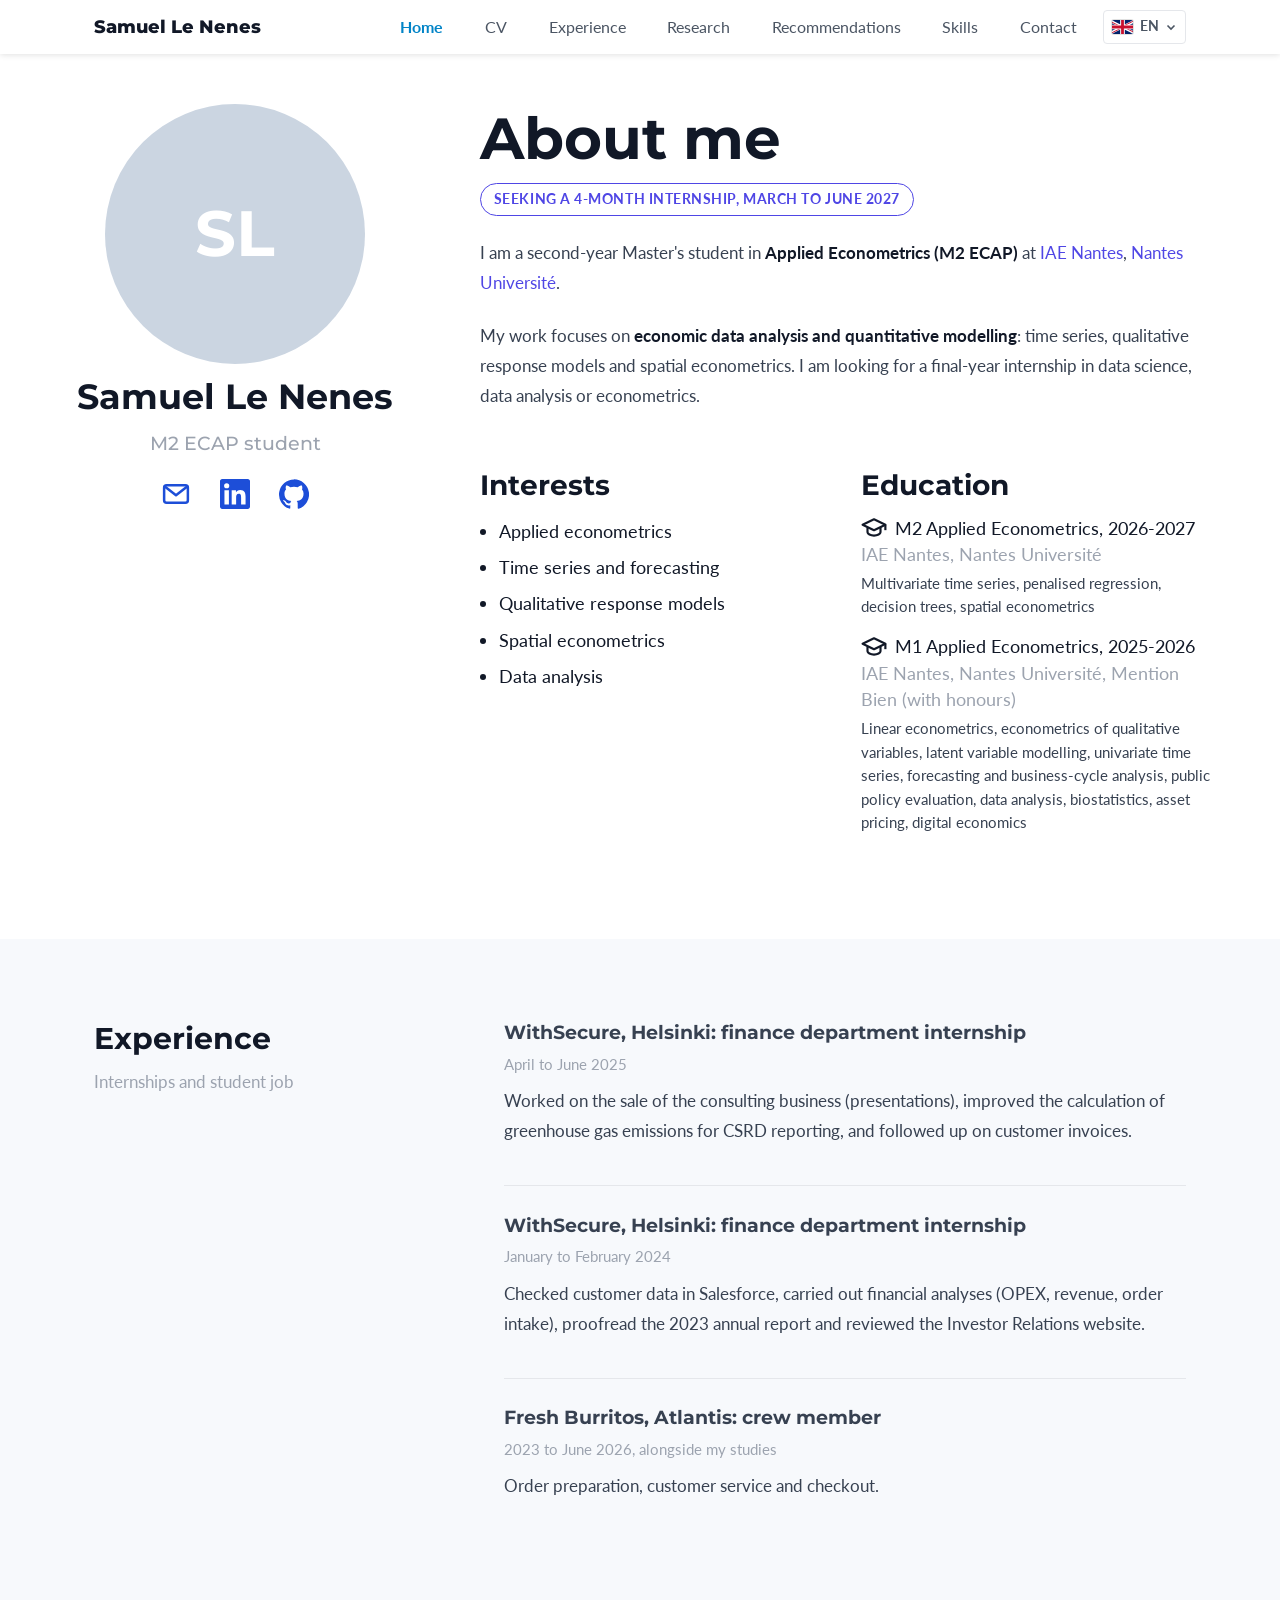
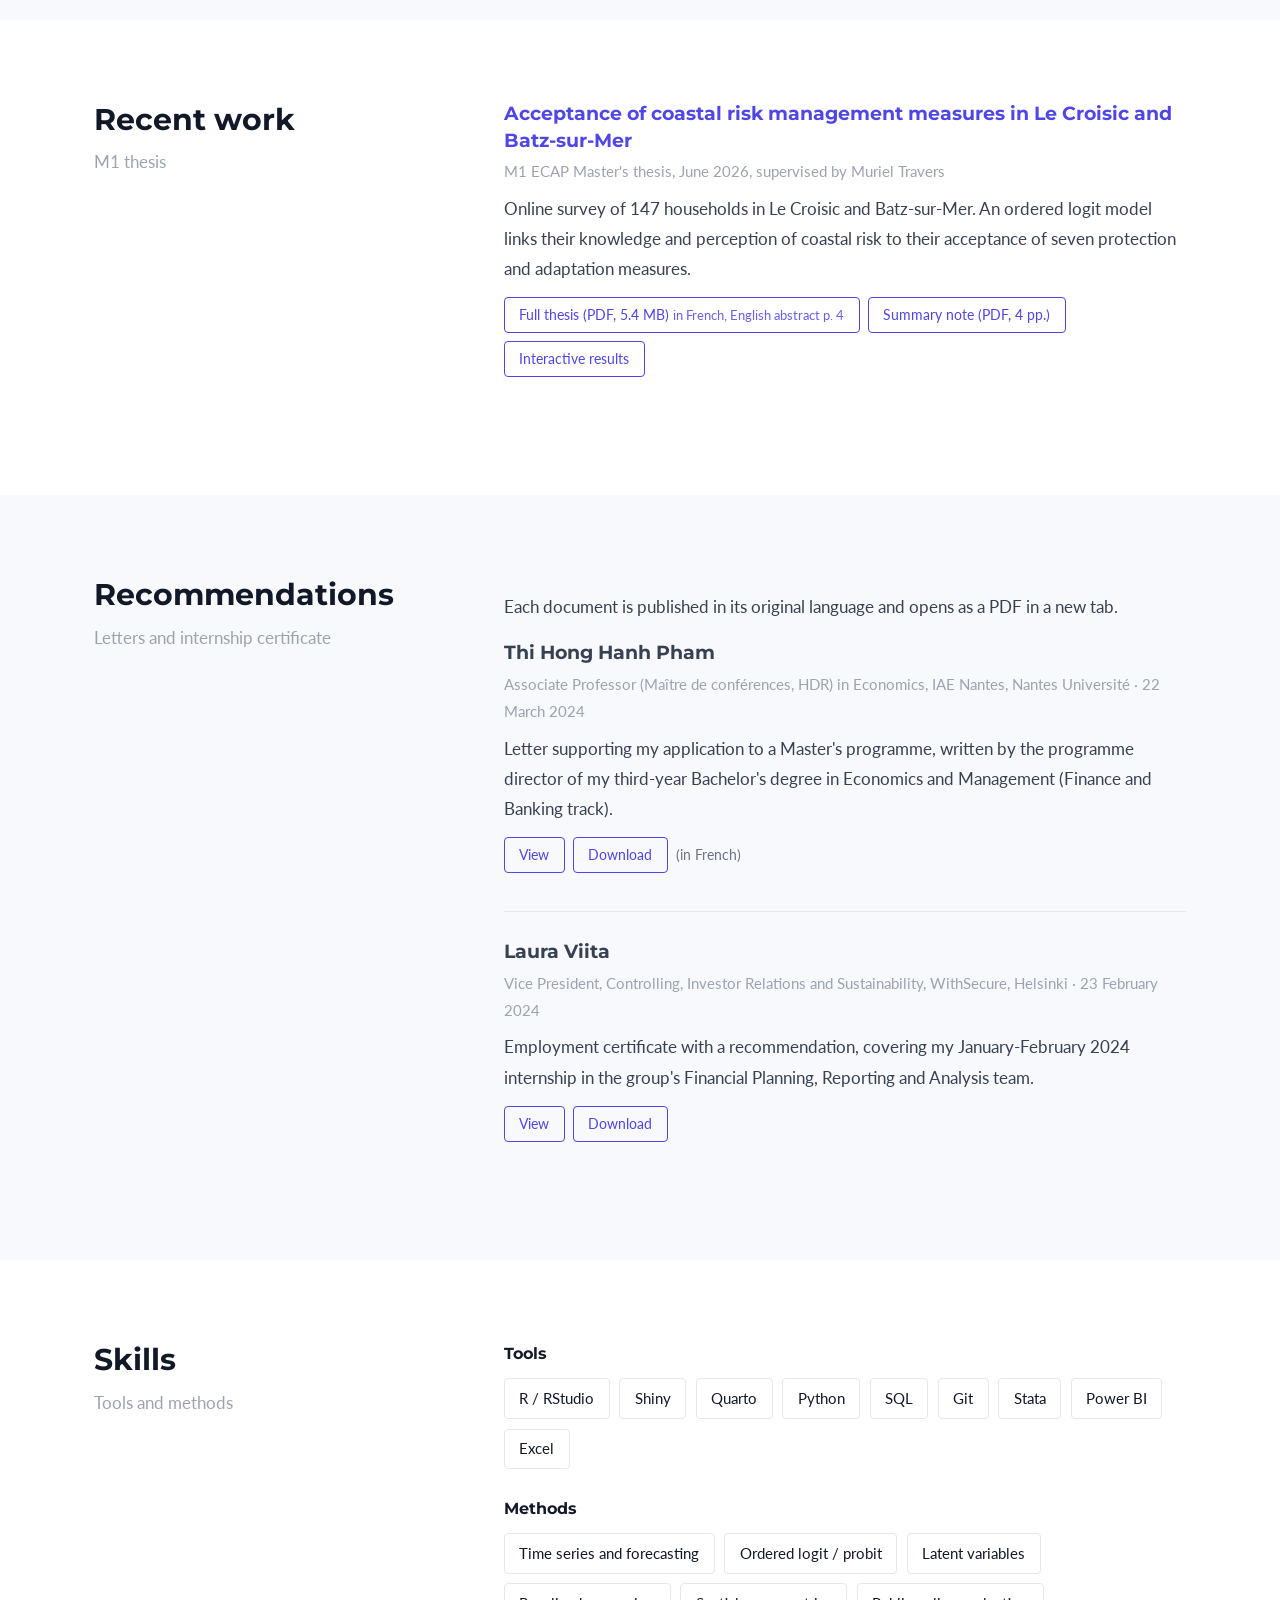
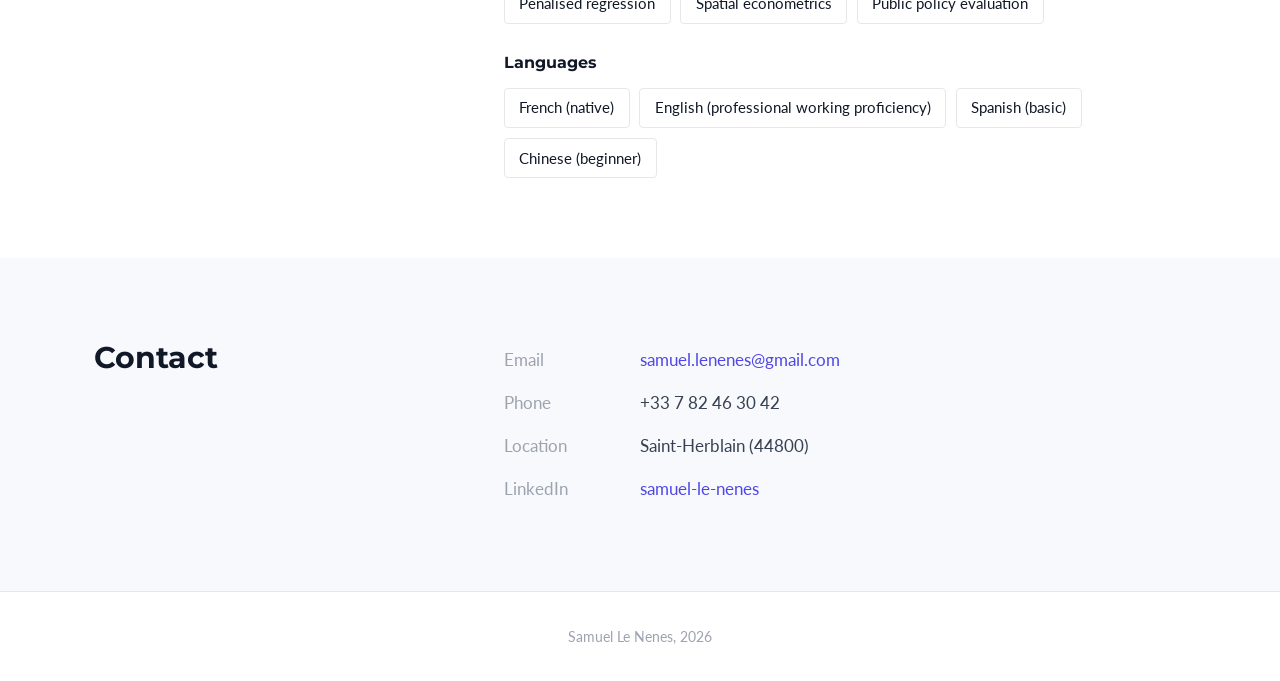
<file: index.html>
<!DOCTYPE html>
<html lang="fr">
<head>
    <meta charset="UTF-8">
    <meta name="viewport" content="width=device-width, initial-scale=1.0">
    <title data-i18n="index.title">Samuel Le Nenes | Économétrie appliquée</title>
    <meta name="description" content="Samuel Le Nenes, étudiant en M2 Économétrie Appliquée (ECAP) à l'IAE Nantes. Recherche un stage de fin d'études de 4 mois, de mars à juin 2027." data-i18n-attr="content:index.desc">
    <link rel="preconnect" href="https://fonts.googleapis.com">
    <link rel="preconnect" href="https://fonts.gstatic.com" crossorigin>
    <link href="https://fonts.googleapis.com/css2?family=Lato:wght@400;700&family=Montserrat:wght@500;700;800&display=swap" rel="stylesheet">
    <link rel="stylesheet" href="assets/css/style.css">
    <script src="assets/js/i18n.js"></script>
    <script src="assets/js/main.js" defer></script>
</head>
<body>

    <a class="skip" href="#contenu" data-i18n="a11y.skip">Aller au contenu</a>
    <nav class="navbar" aria-label="Navigation principale" data-i18n-attr="aria-label:a11y.nav">
        <div class="wrap">
            <a href="#" class="brand">Samuel Le Nenes</a>
            <ul class="nav-links">
                <li class="nav-home"><a href="#" class="active" aria-current="page" data-i18n="nav.home">Accueil</a></li>
                <li><a href="cv.html" data-i18n="nav.cv">CV</a></li>
                <li><a href="#experiences" data-i18n="nav.exp">Expériences</a></li>
                <li><a href="#travaux" data-i18n="nav.work">Travaux</a></li>
                <li><a href="#recommandations" data-i18n="nav.reco">Recommandations</a></li>
                <li><a href="#competences" data-i18n="nav.skills">Compétences</a></li>
                <li><a href="#contact" data-i18n="nav.contact">Contact</a></li>
            </ul>
            <div class="lang">
                <button type="button" class="lang-btn" id="lang-btn" aria-haspopup="true" aria-expanded="false" aria-controls="lang-menu" aria-label="Langue : français. Changer de langue" data-i18n-attr="aria-label:lang.button">
                    <svg class="flag" data-flag="fr" viewBox="0 0 3 2" aria-hidden="true" focusable="false"><rect width="1" height="2" fill="#002654"/><rect x="1" width="1" height="2" fill="#ffffff"/><rect x="2" width="1" height="2" fill="#ce1126"/></svg>
                    <svg class="flag" data-flag="en" hidden viewBox="0 0 60 30" preserveAspectRatio="xMidYMid slice" aria-hidden="true" focusable="false"><clipPath id="uk-a"><path d="M30,15 h30 v15 z v15 h-30 z h-30 v-15 z v-15 h30 z"/></clipPath><rect width="60" height="30" fill="#012169"/><path d="M0,0 L60,30 M60,0 L0,30" stroke="#ffffff" stroke-width="6"/><path d="M0,0 L60,30 M60,0 L0,30" clip-path="url(#uk-a)" stroke="#C8102E" stroke-width="4"/><path d="M30,0 v30 M0,15 h60" stroke="#ffffff" stroke-width="10"/><path d="M30,0 v30 M0,15 h60" stroke="#C8102E" stroke-width="6"/></svg>
                    <span class="code" data-lang-code>FR</span>
                    <svg class="caret" viewBox="0 0 10 10" aria-hidden="true" focusable="false"><path d="M1.5 3.5 5 7l3.5-3.5" fill="none" stroke="currentColor" stroke-width="1.6"/></svg>
                </button>
                <ul class="lang-menu" id="lang-menu" role="menu" aria-labelledby="lang-btn" hidden>
                    <li role="none"><button type="button" role="menuitemradio" aria-checked="true" data-set-lang="fr" lang="fr"><svg class="flag" viewBox="0 0 3 2" aria-hidden="true" focusable="false"><rect width="1" height="2" fill="#002654"/><rect x="1" width="1" height="2" fill="#ffffff"/><rect x="2" width="1" height="2" fill="#ce1126"/></svg><span class="code">FR</span>Français</button></li>
                    <li role="none"><button type="button" role="menuitemradio" aria-checked="false" data-set-lang="en" lang="en"><svg class="flag" viewBox="0 0 60 30" preserveAspectRatio="xMidYMid slice" aria-hidden="true" focusable="false"><clipPath id="uk-b"><path d="M30,15 h30 v15 z v15 h-30 z h-30 v-15 z v-15 h30 z"/></clipPath><rect width="60" height="30" fill="#012169"/><path d="M0,0 L60,30 M60,0 L0,30" stroke="#ffffff" stroke-width="6"/><path d="M0,0 L60,30 M60,0 L0,30" clip-path="url(#uk-b)" stroke="#C8102E" stroke-width="4"/><path d="M30,0 v30 M0,15 h60" stroke="#ffffff" stroke-width="10"/><path d="M30,0 v30 M0,15 h60" stroke="#C8102E" stroke-width="6"/></svg><span class="code">EN</span>English</button></li>
                </ul>
            </div>
        </div>
    </nav>

    <main id="contenu">
        <div class="wrap about">
            <!-- Colonne gauche : photo et liens -->
            <aside class="profile">
                <div class="avatar" aria-hidden="true">SL</div>
                <h2>Samuel Le Nenes</h2>
                <p class="role" data-i18n="index.role">Étudiant en M2 ECAP</p>
                <div class="socials">
                    <a href="mailto:samuel.lenenes@gmail.com" aria-label="Email" data-i18n-attr="aria-label:index.aria.email">
                        <svg viewBox="0 0 24 24" fill="none" stroke="currentColor" stroke-width="2" stroke-linecap="round" stroke-linejoin="round" aria-hidden="true"><rect x="2.5" y="5" width="19" height="14" rx="2"/><path d="m3 6 9 7 9-7"/></svg>
                    </a>
                    <a href="https://www.linkedin.com/in/samuel-le-nenes-3884a3337" target="_blank" rel="noopener" aria-label="LinkedIn (nouvel onglet)" data-i18n-attr="aria-label:index.aria.linkedin">
                        <svg viewBox="0 0 24 24" fill="currentColor" aria-hidden="true"><path d="M20.45 20.45h-3.56v-5.57c0-1.33-.02-3.04-1.85-3.04-1.85 0-2.14 1.45-2.14 2.94v5.67H9.35V9h3.41v1.56h.05c.48-.9 1.64-1.85 3.37-1.85 3.6 0 4.27 2.37 4.27 5.46v6.28zM5.34 7.43a2.06 2.06 0 1 1 0-4.13 2.06 2.06 0 0 1 0 4.13zM7.12 20.45H3.56V9h3.56v11.45zM22.22 0H1.77C.79 0 0 .77 0 1.73v20.54C0 23.23.79 24 1.77 24h20.45c.98 0 1.78-.77 1.78-1.73V1.73C24 .77 23.2 0 22.22 0z"/></svg>
                    </a>
                    <a href="https://github.com/samuellenenes-lab" target="_blank" rel="noopener" aria-label="GitHub (nouvel onglet)" data-i18n-attr="aria-label:index.aria.github">
                        <svg viewBox="0 0 24 24" fill="currentColor" aria-hidden="true"><path d="M12 .3a12 12 0 0 0-3.8 23.38c.6.12.83-.26.83-.58v-2.02c-3.34.72-4.04-1.61-4.04-1.61-.55-1.39-1.34-1.76-1.34-1.76-1.09-.74.08-.73.08-.73 1.2.09 1.84 1.24 1.84 1.24 1.07 1.83 2.81 1.3 3.5 1 .1-.78.42-1.3.76-1.6-2.67-.3-5.47-1.33-5.47-5.93 0-1.31.47-2.38 1.24-3.22-.14-.3-.54-1.52.1-3.18 0 0 1-.32 3.3 1.23a11.5 11.5 0 0 1 6 0c2.28-1.55 3.29-1.23 3.29-1.23.64 1.66.24 2.88.12 3.18a4.65 4.65 0 0 1 1.23 3.22c0 4.61-2.8 5.63-5.48 5.92.42.36.81 1.1.81 2.22v3.29c0 .32.21.7.82.58A12 12 0 0 0 12 .3"/></svg>
                    </a>
                </div>
            </aside>

            <!-- Colonne droite : biographie -->
            <section class="bio">
                <h1 data-i18n="index.bio.h1">Biographie</h1>
                <p><span class="badge" data-i18n="index.badge">Recherche stage de 4 mois, mars à juin 2027</span></p>
                <p data-i18n="index.bio.p1">
                    Je suis étudiant en <strong>Master 2 Économétrie Appliquée (ECAP)</strong>
                    à l'<a href="https://iae.univ-nantes.fr/" target="_blank" rel="noopener">IAE Nantes</a>,
                    <a href="https://www.univ-nantes.fr/" target="_blank" rel="noopener">Nantes Université</a>.
                </p>
                <p data-i18n="index.bio.p2">
                    Je travaille sur l'<strong>analyse de données économiques et la modélisation quantitative</strong> :
                    séries temporelles, modèles à variables qualitatives, économétrie spatiale.
                    Je cherche un stage de fin d'études en data science, data analyse ou économétrie.
                </p>

                <div class="columns">
                    <div>
                        <h3 data-i18n="index.interests.h">Intérêts</h3>
                        <ul class="interests">
                            <li data-i18n="index.interests.1">Économétrie appliquée</li>
                            <li data-i18n="index.interests.2">Séries temporelles et prévision</li>
                            <li data-i18n="index.interests.3">Variables qualitatives</li>
                            <li data-i18n="index.interests.4">Économétrie spatiale</li>
                            <li data-i18n="index.interests.5">Analyse de données</li>
                        </ul>
                    </div>
                    <div>
                        <h3 data-i18n="index.edu.h">Formation</h3>
                        <ul class="edu">
                            <li>
                                <span class="degree">
                                    <svg viewBox="0 0 24 24" fill="none" stroke="currentColor" stroke-width="2" stroke-linejoin="round" aria-hidden="true"><path d="M12 4 1.5 9 12 14l10.5-5L12 4z"/><path d="M6 11.5V16c0 1.5 2.7 3 6 3s6-1.5 6-3v-4.5"/><path d="M22.5 9v5"/></svg>
                                    <span data-i18n="index.edu.m2">M2 Économétrie Appliquée, 2026-2027</span>
                                </span>
                                <span class="school">IAE Nantes, Nantes Université</span>
                                <span class="courses" data-i18n="index.edu.m2.courses">Séries temporelles multivariées, régressions pénalisées, arbres de décision, économétrie spatiale</span>
                            </li>
                            <li>
                                <span class="degree">
                                    <svg viewBox="0 0 24 24" fill="none" stroke="currentColor" stroke-width="2" stroke-linejoin="round" aria-hidden="true"><path d="M12 4 1.5 9 12 14l10.5-5L12 4z"/><path d="M6 11.5V16c0 1.5 2.7 3 6 3s6-1.5 6-3v-4.5"/><path d="M22.5 9v5"/></svg>
                                    <span data-i18n="index.edu.m1">M1 Économétrie Appliquée, 2025-2026</span>
                                </span>
                                <span class="school" data-i18n="index.edu.m1.school">IAE Nantes, Nantes Université, mention Bien</span>
                                <span class="courses" data-i18n="index.edu.m1.courses">Économétrie linéaire, économétrie des variables qualitatives, modélisation avec variables latentes, séries temporelles univariées, techniques de prévision et conjoncture, évaluation des politiques publiques, analyse de données, biostatistiques, évaluation des actifs financiers, économie numérique</span>
                            </li>
                        </ul>
                    </div>
                </div>
            </section>
        </div>

        <!-- Expériences -->
        <section class="band alt" id="experiences">
            <div class="wrap">
                <div>
                    <h2 data-i18n="index.exp.h">Expériences</h2>
                    <p class="lead" data-i18n="index.exp.lead">Stages et emploi étudiant</p>
                </div>
                <div>
                    <article class="work">
                        <h3 data-i18n="index.exp1.h">WithSecure, Helsinki : stage en direction financière</h3>
                        <p class="meta" data-i18n="index.exp1.date">Avril à juin 2025</p>
                        <p data-i18n="index.exp1.p">
                            Participation à la cession de l'activité de conseil (présentations),
                            optimisation du calcul des émissions de gaz à effet de serre dans le cadre de la CSRD,
                            relances clients pour la facturation.
                        </p>
                    </article>
                    <article class="work">
                        <h3 data-i18n="index.exp2.h">WithSecure, Helsinki : stage en direction financière</h3>
                        <p class="meta" data-i18n="index.exp2.date">Janvier à février 2024</p>
                        <p data-i18n="index.exp2.p">
                            Contrôle des données clients sous Salesforce, analyses financières
                            (OPEX, chiffre d'affaires, prises de commandes), relecture du rapport annuel 2023
                            et vérification du site Investor Relations.
                        </p>
                    </article>
                    <article class="work">
                        <h3 data-i18n="index.exp3.h">Fresh Burritos, Atlantis : employé polyvalent</h3>
                        <p class="meta" data-i18n="index.exp3.date">2023 à juin 2026, en parallèle des études</p>
                        <p data-i18n="index.exp3.p">Préparation des commandes, relation client et encaissement.</p>
                    </article>
                </div>
            </div>
        </section>

        <!-- Travaux -->
        <section class="band" id="travaux">
            <div class="wrap">
                <div>
                    <h2 data-i18n="index.work.h">Travaux récents</h2>
                    <p class="lead" data-i18n="index.work.lead">Mémoire de M1</p>
                </div>
                <div>
                    <article class="work">
                        <h3><a href="memoire.html" data-i18n="index.thesis.title">Acceptation des mesures de gestion du risque côtier au Croisic et à Batz-sur-Mer</a></h3>
                        <p class="meta" data-i18n="index.thesis.meta">Mémoire de M1 ECAP, juin 2026, sous la direction de Muriel Travers</p>
                        <p data-i18n="index.thesis.p">
                            Enquête en ligne auprès de 147 ménages du Croisic et de Batz-sur-Mer.
                            Un modèle logit ordonné relie leur connaissance et leur perception du risque côtier
                            à leur acceptation de sept mesures de protection et d'adaptation.
                        </p>
                        <p class="links">
                            <a class="btn" href="assets/docs/Memoire_M1_ECAP_Le_Nenes.pdf" target="_blank" rel="noopener" data-i18n="index.thesis.pdf">Mémoire complet (PDF, 5,4 Mo)</a>
                            <a class="btn" href="assets/docs/Note_synthese_M1_ECAP_Le_Nenes.pdf" data-href-en="assets/docs/Note_synthese_M1_ECAP_Le_Nenes_EN.pdf" target="_blank" rel="noopener" data-i18n="index.thesis.note">Note de synthèse (PDF, 4 p.)</a>
                            <a class="btn" href="resultats.html" data-i18n="index.thesis.results">Résultats interactifs</a>
                        </p>
                    </article>
                </div>
            </div>
        </section>

        <!-- Recommandations -->
        <section class="band alt" id="recommandations">
            <div class="wrap">
                <div>
                    <h2 data-i18n="index.reco.h">Recommandations</h2>
                    <p class="lead" data-i18n="index.reco.lead">Lettres et attestation de stage</p>
                </div>
                <div>
                    <p data-i18n="index.reco.intro">Les documents sont publiés dans leur langue d'origine. Ils s'ouvrent en PDF dans un nouvel onglet.</p>
                    <article class="work">
                        <h3>Thi Hong Hanh Pham</h3>
                        <p class="meta" data-i18n="index.reco1.meta">Maître de conférences HDR en sciences économiques, IAE Nantes, Nantes Université · 22 mars 2024</p>
                        <p data-i18n="index.reco1.p">Lettre de recommandation pour une poursuite d'études en master, rédigée par la responsable pédagogique de ma Licence 3 Économie-Gestion, parcours Finance-Banque.</p>
                        <p class="links actions">
                            <a class="btn" href="assets/docs/recommandations/Lettre_Pham_IAE_Nantes.pdf" target="_blank" rel="noopener" data-i18n="index.reco.view">Consulter</a>
                            <a class="btn" href="assets/docs/recommandations/Lettre_Pham_IAE_Nantes.pdf" download data-i18n="index.reco.dl">Télécharger</a>
                            <span class="lang-note" data-lang-only="en" hidden>(in French)</span>
                        </p>
                    </article>
                    <article class="work">
                        <h3>Laura Viita</h3>
                        <p class="meta" data-i18n="index.reco2.meta">Vice President, Controlling, Investor Relations and Sustainability, WithSecure, Helsinki · 23 février 2024</p>
                        <p data-i18n="index.reco2.p">Attestation de stage en anglais, avec recommandation, pour mon stage de janvier-février 2024 dans l'équipe Financial Planning, Reporting and Analysis du groupe.</p>
                        <p class="links actions">
                            <a class="btn" href="assets/docs/recommandations/Lettre_Viita_WithSecure.pdf" target="_blank" rel="noopener" data-i18n="index.reco.view">Consulter</a>
                            <a class="btn" href="assets/docs/recommandations/Lettre_Viita_WithSecure.pdf" download data-i18n="index.reco.dl">Télécharger</a>
                        </p>
                    </article>
                </div>
            </div>
        </section>

        <!-- Compétences -->
        <section class="band" id="competences">
            <div class="wrap">
                <div>
                    <h2 data-i18n="index.skills.h">Compétences</h2>
                    <p class="lead" data-i18n="index.skills.lead">Outils et méthodes</p>
                </div>
                <div>
                    <p class="sub" data-i18n="index.skills.tools">Outils</p>
                    <ul class="tags">
                        <li>R / RStudio</li>
                        <li>Shiny</li>
                        <li>Quarto</li>
                        <li>Python</li>
                        <li>SQL</li>
                        <li>Git</li>
                        <li>Stata</li>
                        <li>Power BI</li>
                        <li>Excel</li>
                    </ul>
                    <p class="sub" data-i18n="index.skills.methods">Méthodes</p>
                    <ul class="tags">
                        <li data-i18n="index.m.1">Séries temporelles et prévision</li>
                        <li data-i18n="index.m.2">Logit / probit ordonnés</li>
                        <li data-i18n="index.m.3">Variables latentes</li>
                        <li data-i18n="index.m.4">Régressions pénalisées</li>
                        <li data-i18n="index.m.5">Économétrie spatiale</li>
                        <li data-i18n="index.m.6">Évaluation des politiques publiques</li>
                    </ul>
                    <p class="sub" data-i18n="index.skills.lang">Langues</p>
                    <ul class="tags">
                        <li data-i18n="index.l.1">Français (langue maternelle)</li>
                        <li data-i18n="index.l.2">Anglais (usage professionnel)</li>
                        <li data-i18n="index.l.3">Espagnol (notions)</li>
                        <li data-i18n="index.l.4">Chinois (débutant)</li>
                    </ul>
                </div>
            </div>
        </section>

        <!-- Contact -->
        <section class="band alt" id="contact">
            <div class="wrap">
                <div>
                    <h2>Contact</h2>
                </div>
                <ul class="contact-list">
                    <li><span class="label">Email</span><a href="mailto:samuel.lenenes@gmail.com">samuel.lenenes@gmail.com</a></li>
                    <li><span class="label" data-i18n="index.c.phone">Téléphone</span><span>+33 7 82 46 30 42</span></li>
                    <li><span class="label" data-i18n="index.c.loc">Localisation</span><span>Saint-Herblain (44800)</span></li>
                    <li><span class="label">LinkedIn</span><a href="https://www.linkedin.com/in/samuel-le-nenes-3884a3337" target="_blank" rel="noopener">samuel-le-nenes</a></li>
                </ul>
            </div>
        </section>
    </main>

    <footer>
        <div class="wrap">Samuel Le Nenes, 2026</div>
    </footer>

</body>
</html>
</file>
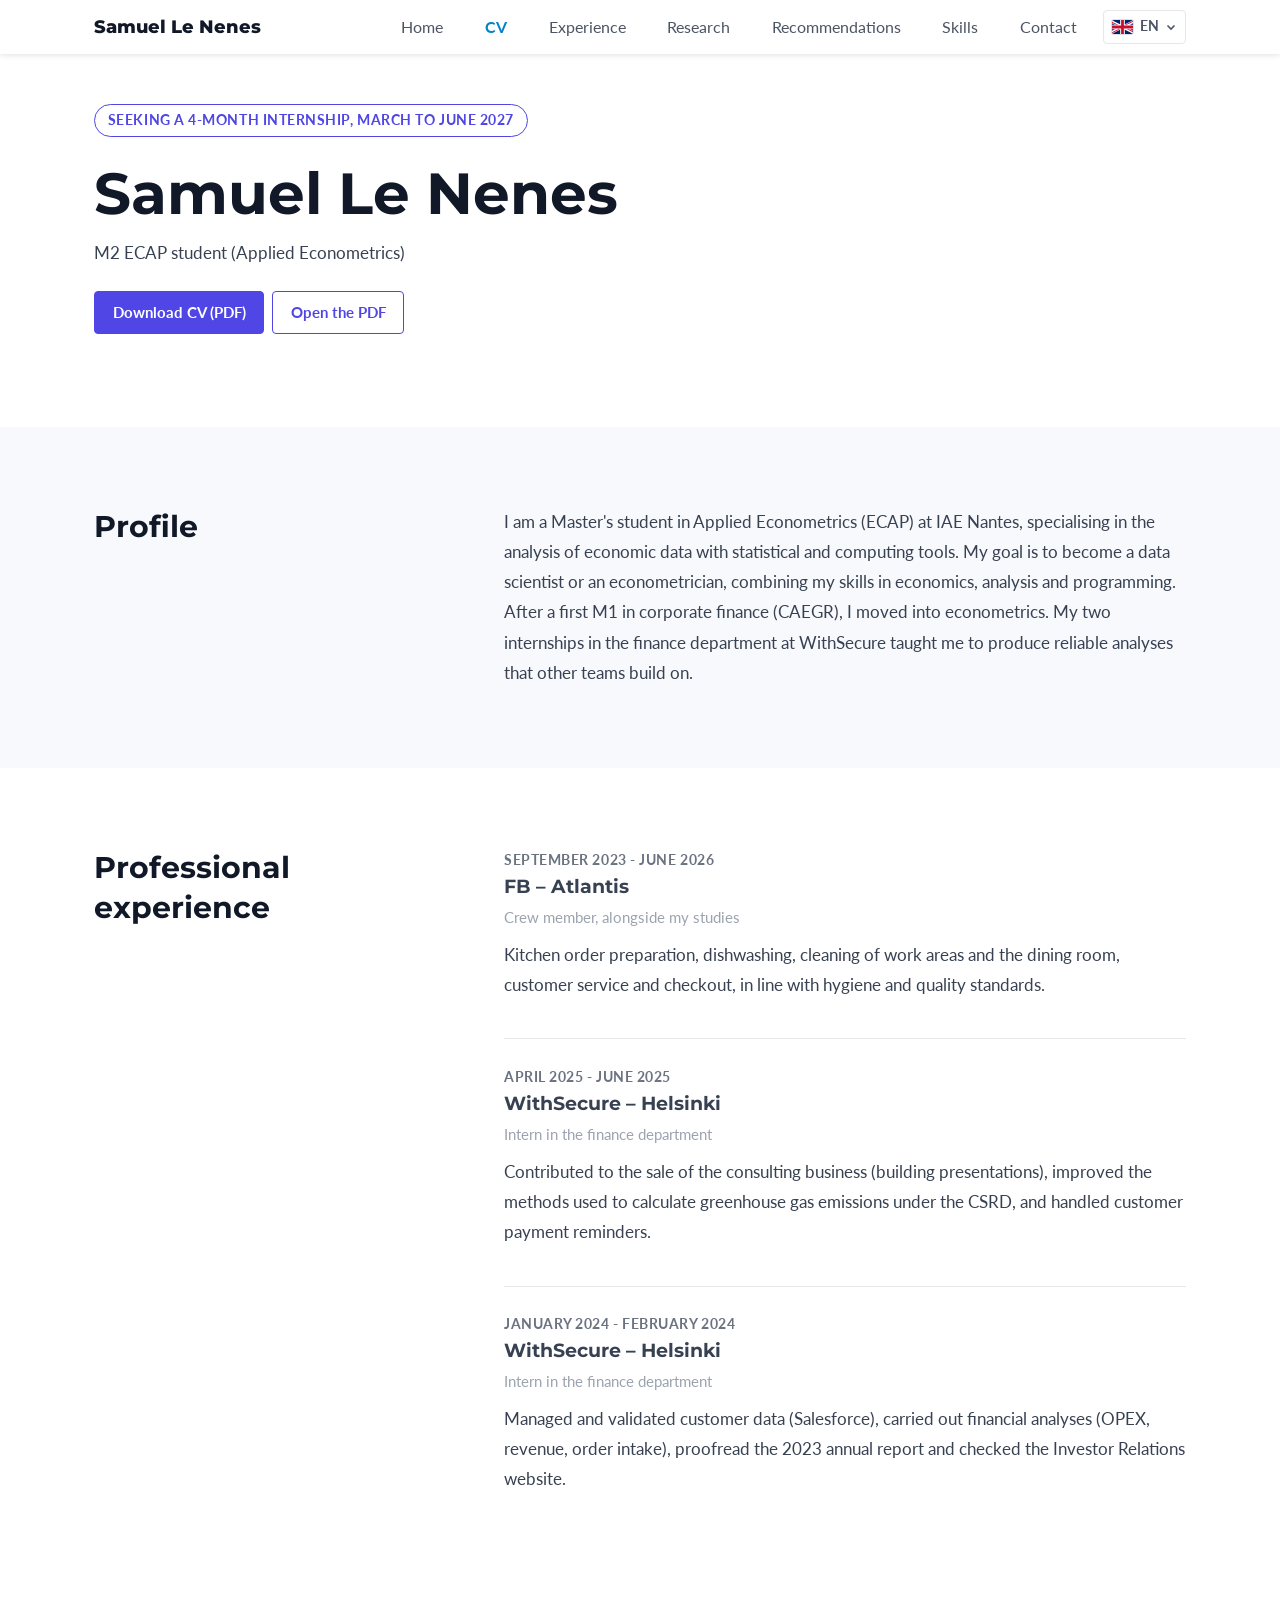
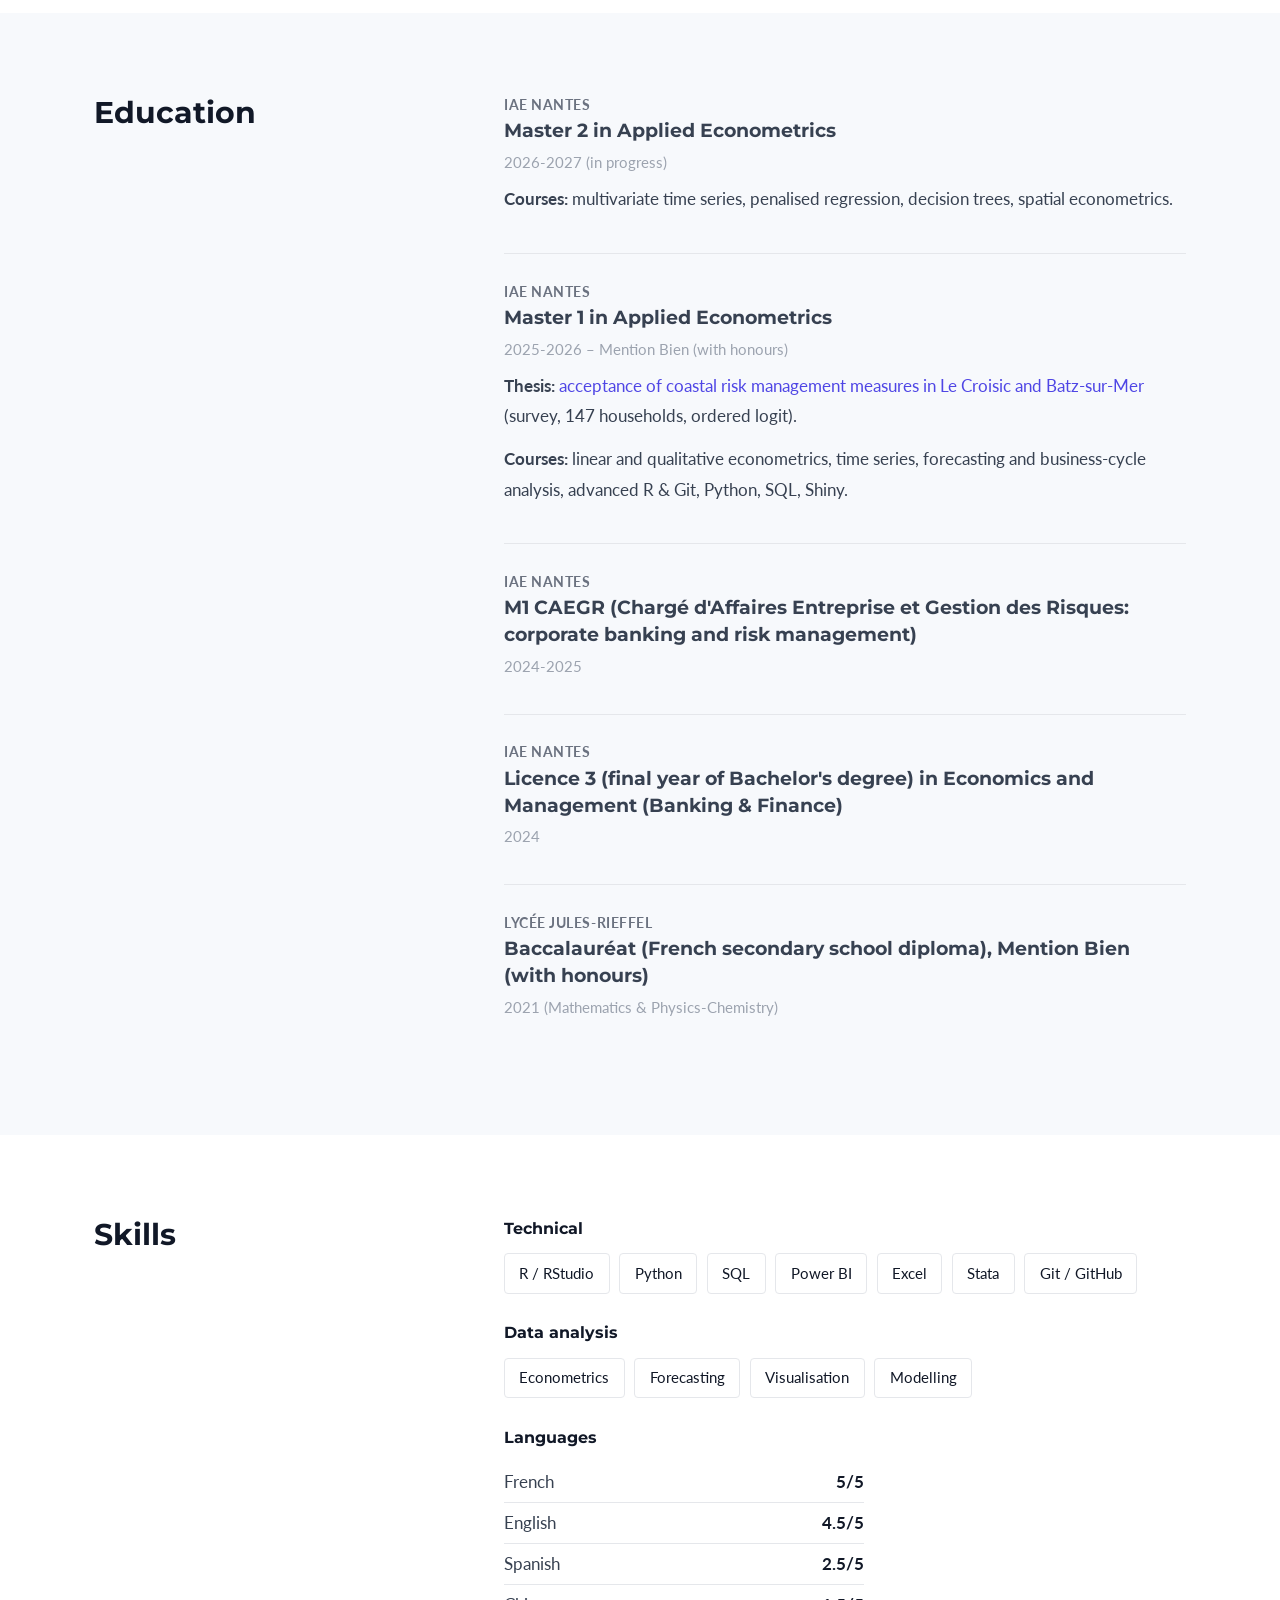
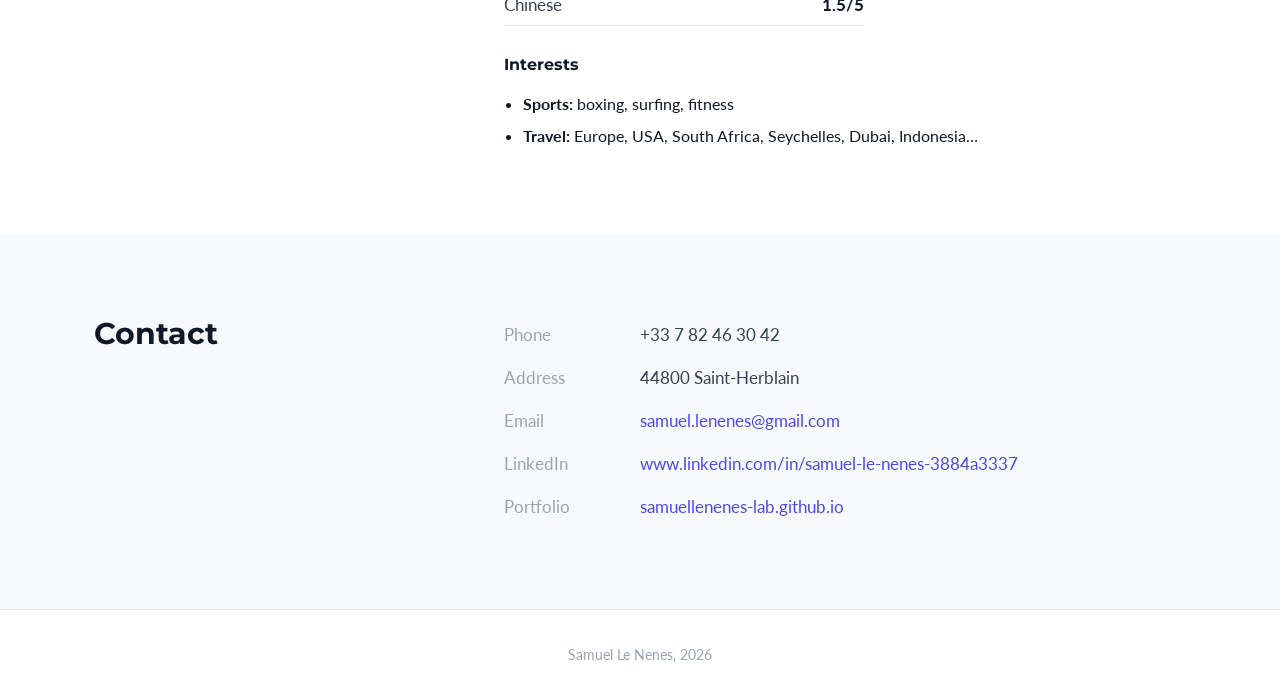
<file: cv.html>
<!DOCTYPE html>
<html lang="fr">
<head>
    <meta charset="UTF-8">
    <meta name="viewport" content="width=device-width, initial-scale=1.0">
    <title data-i18n="cv.title">CV | Samuel Le Nenes</title>
    <meta name="description" content="CV de Samuel Le Nenes, étudiant en M2 Économétrie Appliquée (ECAP) à l'IAE Nantes, à la recherche d'un stage de 4 mois de mars à juin 2027." data-i18n-attr="content:cv.desc">
    <link rel="preconnect" href="https://fonts.googleapis.com">
    <link rel="preconnect" href="https://fonts.gstatic.com" crossorigin>
    <link href="https://fonts.googleapis.com/css2?family=Lato:wght@400;700&family=Montserrat:wght@500;700;800&display=swap" rel="stylesheet">
    <link rel="stylesheet" href="assets/css/style.css">
    <script src="assets/js/i18n.js"></script>
    <script src="assets/js/main.js" defer></script>
</head>
<body>

    <a class="skip" href="#contenu" data-i18n="a11y.skip">Aller au contenu</a>
    <nav class="navbar" aria-label="Navigation principale" data-i18n-attr="aria-label:a11y.nav">
        <div class="wrap">
            <a href="index.html" class="brand">Samuel Le Nenes</a>
            <ul class="nav-links">
                <li class="nav-home"><a href="index.html" data-i18n="nav.home">Accueil</a></li>
                <li><a href="cv.html" class="active" aria-current="page" data-i18n="nav.cv">CV</a></li>
                <li><a href="index.html#experiences" data-i18n="nav.exp">Expériences</a></li>
                <li><a href="index.html#travaux" data-i18n="nav.work">Travaux</a></li>
                <li><a href="index.html#recommandations" data-i18n="nav.reco">Recommandations</a></li>
                <li><a href="index.html#competences" data-i18n="nav.skills">Compétences</a></li>
                <li><a href="index.html#contact" data-i18n="nav.contact">Contact</a></li>
            </ul>
            <div class="lang">
                <button type="button" class="lang-btn" id="lang-btn" aria-haspopup="true" aria-expanded="false" aria-controls="lang-menu" aria-label="Langue : français. Changer de langue" data-i18n-attr="aria-label:lang.button">
                    <svg class="flag" data-flag="fr" viewBox="0 0 3 2" aria-hidden="true" focusable="false"><rect width="1" height="2" fill="#002654"/><rect x="1" width="1" height="2" fill="#ffffff"/><rect x="2" width="1" height="2" fill="#ce1126"/></svg>
                    <svg class="flag" data-flag="en" hidden viewBox="0 0 60 30" preserveAspectRatio="xMidYMid slice" aria-hidden="true" focusable="false"><clipPath id="uk-a"><path d="M30,15 h30 v15 z v15 h-30 z h-30 v-15 z v-15 h30 z"/></clipPath><rect width="60" height="30" fill="#012169"/><path d="M0,0 L60,30 M60,0 L0,30" stroke="#ffffff" stroke-width="6"/><path d="M0,0 L60,30 M60,0 L0,30" clip-path="url(#uk-a)" stroke="#C8102E" stroke-width="4"/><path d="M30,0 v30 M0,15 h60" stroke="#ffffff" stroke-width="10"/><path d="M30,0 v30 M0,15 h60" stroke="#C8102E" stroke-width="6"/></svg>
                    <span class="code" data-lang-code>FR</span>
                    <svg class="caret" viewBox="0 0 10 10" aria-hidden="true" focusable="false"><path d="M1.5 3.5 5 7l3.5-3.5" fill="none" stroke="currentColor" stroke-width="1.6"/></svg>
                </button>
                <ul class="lang-menu" id="lang-menu" role="menu" aria-labelledby="lang-btn" hidden>
                    <li role="none"><button type="button" role="menuitemradio" aria-checked="true" data-set-lang="fr" lang="fr"><svg class="flag" viewBox="0 0 3 2" aria-hidden="true" focusable="false"><rect width="1" height="2" fill="#002654"/><rect x="1" width="1" height="2" fill="#ffffff"/><rect x="2" width="1" height="2" fill="#ce1126"/></svg><span class="code">FR</span>Français</button></li>
                    <li role="none"><button type="button" role="menuitemradio" aria-checked="false" data-set-lang="en" lang="en"><svg class="flag" viewBox="0 0 60 30" preserveAspectRatio="xMidYMid slice" aria-hidden="true" focusable="false"><clipPath id="uk-b"><path d="M30,15 h30 v15 z v15 h-30 z h-30 v-15 z v-15 h30 z"/></clipPath><rect width="60" height="30" fill="#012169"/><path d="M0,0 L60,30 M60,0 L0,30" stroke="#ffffff" stroke-width="6"/><path d="M0,0 L60,30 M60,0 L0,30" clip-path="url(#uk-b)" stroke="#C8102E" stroke-width="4"/><path d="M30,0 v30 M0,15 h60" stroke="#ffffff" stroke-width="10"/><path d="M30,0 v30 M0,15 h60" stroke="#C8102E" stroke-width="6"/></svg><span class="code">EN</span>English</button></li>
                </ul>
            </div>
        </div>
    </nav>

    <main id="contenu">
        <section class="wrap page-head">
            <p><span class="badge" data-i18n="cv.badge">Recherche stage de 4 mois, mars à juin 2027</span></p>
            <h1>Samuel Le Nenes</h1>
            <p data-i18n="cv.role">Étudiant en M2 ECAP (Économétrie Appliquée)</p>
            <p class="links">
                <a class="cta solid" href="assets/docs/CV_Samuel_Le_Nenes.pdf" data-href-en="assets/docs/CV_Samuel_Le_Nenes_EN.pdf" download data-i18n="cv.dl">CV en PDF</a>
                <a class="cta" href="assets/docs/CV_Samuel_Le_Nenes.pdf" data-href-en="assets/docs/CV_Samuel_Le_Nenes_EN.pdf" target="_blank" rel="noopener" data-i18n="cv.open">Ouvrir le PDF</a>
            </p>
        </section>

        <section class="band alt">
            <div class="wrap">
                <div><h2 data-i18n="cv.h.profile">Profil</h2></div>
                <div class="body">
                    <p data-i18n="cv.profile">Étudiant en Master d'Économétrie Appliquée (ECAP) à l'IAE Nantes, je me spécialise dans l'analyse de données économiques à l'aide d'outils statistiques et informatiques. Mon objectif est de devenir data scientist ou économètre, en combinant mes compétences en économie, analyse et programmation. Après un premier M1 en finance d'entreprise (CAEGR), je me suis réorienté vers l'économétrie. Mes deux stages en direction financière chez WithSecure m'ont appris à produire des analyses fiables sur lesquelles d'autres équipes s'appuient.</p>
                </div>
            </div>
        </section>

        <section class="band">
            <div class="wrap">
                <div><h2 data-i18n="cv.h.exp">Expériences professionnelles</h2></div>
                <div>
                    <article class="work cv-entry">
                        <span class="when" data-i18n="cv.e1.when">Septembre 2023 - juin 2026</span>
                        <h3>FB – Atlantis</h3>
                        <p class="meta" data-i18n="cv.e1.role">Employé polyvalent, en parallèle des études</p>
                        <p data-i18n="cv.e1.p">Préparation des commandes en cuisine, plonge, nettoyage des espaces de travail et de la salle, gestion de la relation client et encaissement, dans le respect des normes d'hygiène et de qualité.</p>
                    </article>
                    <article class="work cv-entry">
                        <span class="when" data-i18n="cv.e2.when">Avril 2025 - juin 2025</span>
                        <h3>WithSecure – Helsinki</h3>
                        <p class="meta" data-i18n="cv.e2.role">Stage au sein de la direction financière</p>
                        <p data-i18n="cv.e2.p">Participation à la cession de l'activité de conseil (création de présentations), optimisation des méthodes de calcul des émissions de gaz à effet de serre dans le cadre de la CSRD et gestion des relances clients pour facturation.</p>
                    </article>
                    <article class="work cv-entry">
                        <span class="when" data-i18n="cv.e3.when">Janvier 2024 - février 2024</span>
                        <h3>WithSecure – Helsinki</h3>
                        <p class="meta" data-i18n="cv.e3.role">Stage au sein de la direction financière</p>
                        <p data-i18n="cv.e3.p">Gestion et validation des données clients (Salesforce), analyses financières (OPEX, chiffre d'affaires, prises de commandes), relecture du rapport annuel 2023 et vérifications du site Investor Relations.</p>
                    </article>
                </div>
            </div>
        </section>

        <section class="band alt">
            <div class="wrap">
                <div><h2 data-i18n="cv.h.edu">Diplômes</h2></div>
                <div>
                    <article class="work cv-entry">
                        <span class="when">IAE Nantes</span>
                        <h3 data-i18n="cv.d1.h">Master 2 Économétrie Appliquée</h3>
                        <p class="meta" data-i18n="cv.d1.meta">2026-2027 (en cours)</p>
                        <p data-i18n="cv.d1.p"><strong>Cours :</strong> séries temporelles multivariées, régressions pénalisées, arbres de décision, économétrie spatiale.</p>
                    </article>
                    <article class="work cv-entry">
                        <span class="when">IAE Nantes</span>
                        <h3 data-i18n="cv.d2.h">Master 1 Économétrie Appliquée</h3>
                        <p class="meta" data-i18n="cv.d2.meta">2025-2026 – Mention Bien</p>
                        <p data-i18n="cv.d2.p1"><strong>Mémoire :</strong> <a href="memoire.html">acceptation des mesures de gestion du risque côtier au Croisic et à Batz-sur-Mer</a> (enquête, 147 ménages, logit ordonné).</p>
                        <p data-i18n="cv.d2.p2"><strong>Cours :</strong> économétrie linéaire et qualitative, séries temporelles, prévision et conjoncture, R avancé &amp; Git, Python, SQL, Shiny.</p>
                    </article>
                    <article class="work cv-entry">
                        <span class="when">IAE Nantes</span>
                        <h3 data-i18n="cv.d3.h">M1 CAEGR (Chargé d'Affaires Entreprise et Gestion des Risques)</h3>
                        <p class="meta">2024-2025</p>
                    </article>
                    <article class="work cv-entry">
                        <span class="when">IAE Nantes</span>
                        <h3 data-i18n="cv.d4.h">Licence 3 Économie et Management (Banque &amp; Finance)</h3>
                        <p class="meta">2024</p>
                    </article>
                    <article class="work cv-entry">
                        <span class="when">Lycée Jules-Rieffel</span>
                        <h3 data-i18n="cv.d5.h">Baccalauréat, mention Bien</h3>
                        <p class="meta" data-i18n="cv.d5.meta">2021 (Mathématiques &amp; Physique-Chimie)</p>
                    </article>
                </div>
            </div>
        </section>

        <section class="band">
            <div class="wrap">
                <div><h2 data-i18n="cv.h.skills">Compétences</h2></div>
                <div>
                    <p class="sub" data-i18n="cv.s.tech">Techniques</p>
                    <ul class="tags">
                        <li>R / RStudio</li>
                        <li>Python</li>
                        <li>SQL</li>
                        <li>Power BI</li>
                        <li>Excel</li>
                        <li>Stata</li>
                        <li>Git / GitHub</li>
                    </ul>
                    <p class="sub" data-i18n="cv.s.data">Data analyse</p>
                    <ul class="tags">
                        <li data-i18n="cv.s.d1">Économétrie</li>
                        <li data-i18n="cv.s.d2">Prévision</li>
                        <li data-i18n="cv.s.d3">Visualisation</li>
                        <li data-i18n="cv.s.d4">Modélisation</li>
                    </ul>
                    <p class="sub" data-i18n="cv.h.lang">Langues</p>
                    <ul class="level-list" data-i18n-num>
                        <li><span data-i18n="cv.l1">Français</span><span class="lvl">5/5</span></li>
                        <li><span data-i18n="cv.l2">Anglais</span><span class="lvl">4,5/5</span></li>
                        <li><span data-i18n="cv.l3">Espagnol</span><span class="lvl">2,5/5</span></li>
                        <li><span data-i18n="cv.l4">Chinois</span><span class="lvl">1,5/5</span></li>
                    </ul>
                    <p class="sub" style="margin-top:1.6rem" data-i18n="cv.h.int">Centres d'intérêt</p>
                    <ul class="interests" style="font-size:1rem">
                        <li data-i18n="cv.i1"><strong>Sports :</strong> boxe, surf, fitness</li>
                        <li data-i18n="cv.i2"><strong>Voyages :</strong> Europe, USA, Afrique du Sud, Seychelles, Dubaï, Indonésie…</li>
                    </ul>
                </div>
            </div>
        </section>

        <section class="band alt" id="contact">
            <div class="wrap">
                <div><h2>Contact</h2></div>
                <ul class="contact-list">
                    <li><span class="label" data-i18n="index.c.phone">Téléphone</span><span>+33 7 82 46 30 42</span></li>
                    <li><span class="label" data-i18n="cv.c.address">Adresse</span><span>44800 Saint-Herblain</span></li>
                    <li><span class="label">Email</span><a href="mailto:samuel.lenenes@gmail.com">samuel.lenenes@gmail.com</a></li>
                    <li><span class="label">LinkedIn</span><a href="https://www.linkedin.com/in/samuel-le-nenes-3884a3337" target="_blank" rel="noopener">www.linkedin.com/in/samuel-le-nenes-3884a3337</a></li>
                    <li><span class="label">Portfolio</span><a href="https://samuellenenes-lab.github.io/">samuellenenes-lab.github.io</a></li>
                </ul>
            </div>
        </section>
    </main>

    <footer>
        <div class="wrap">Samuel Le Nenes, 2026</div>
    </footer>

</body>
</html>
</file>
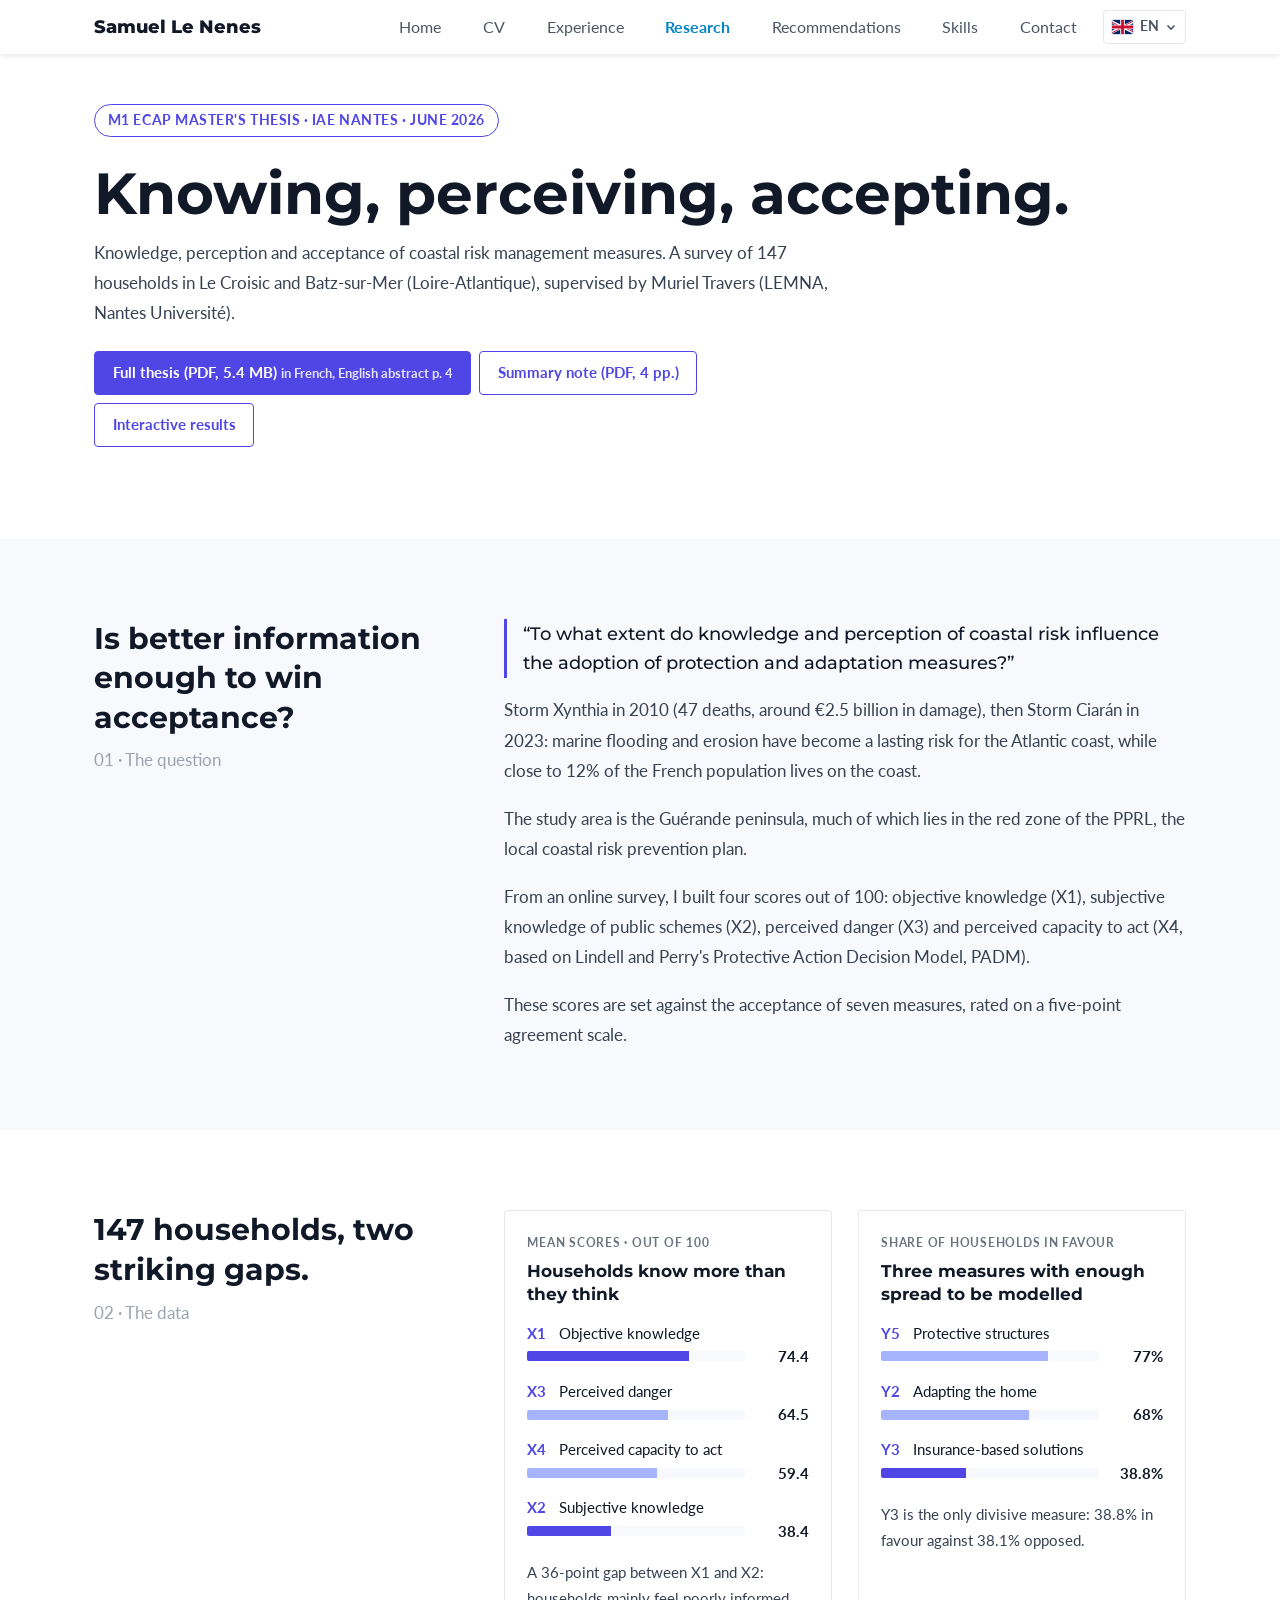
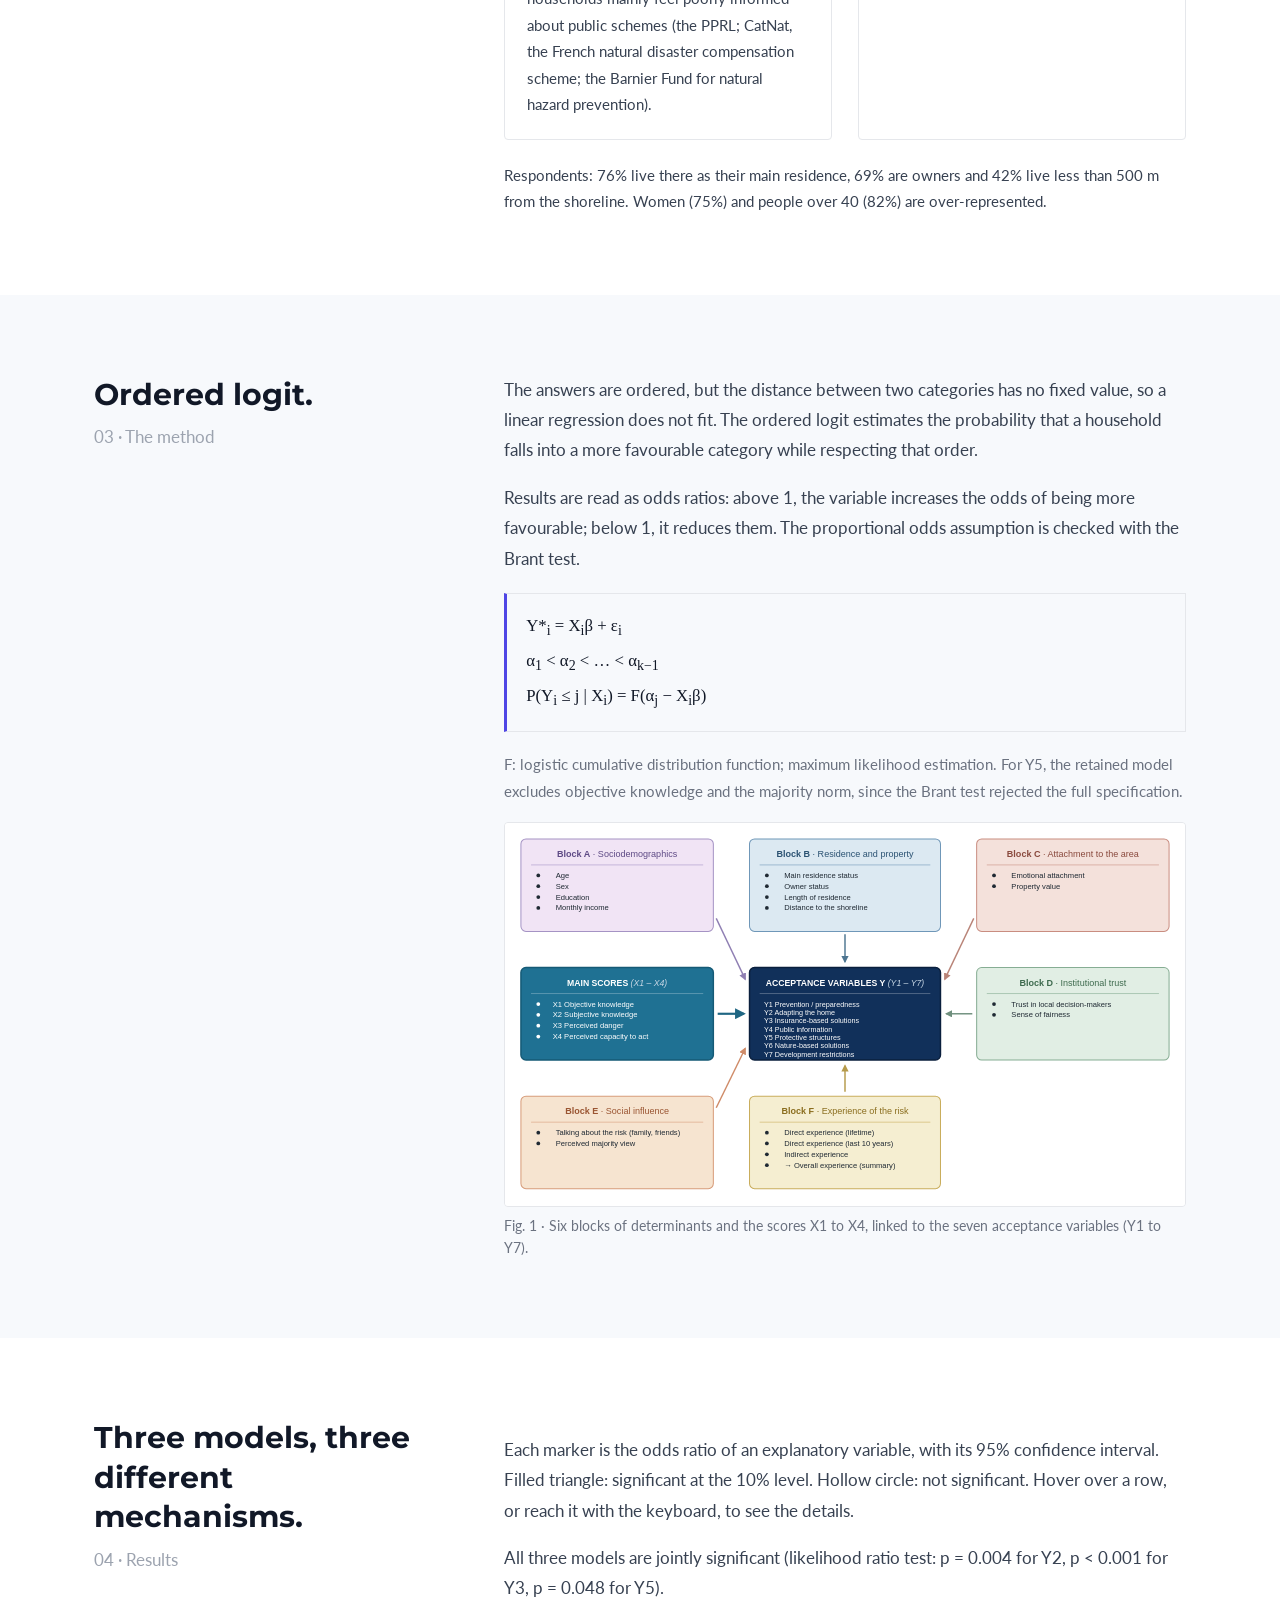
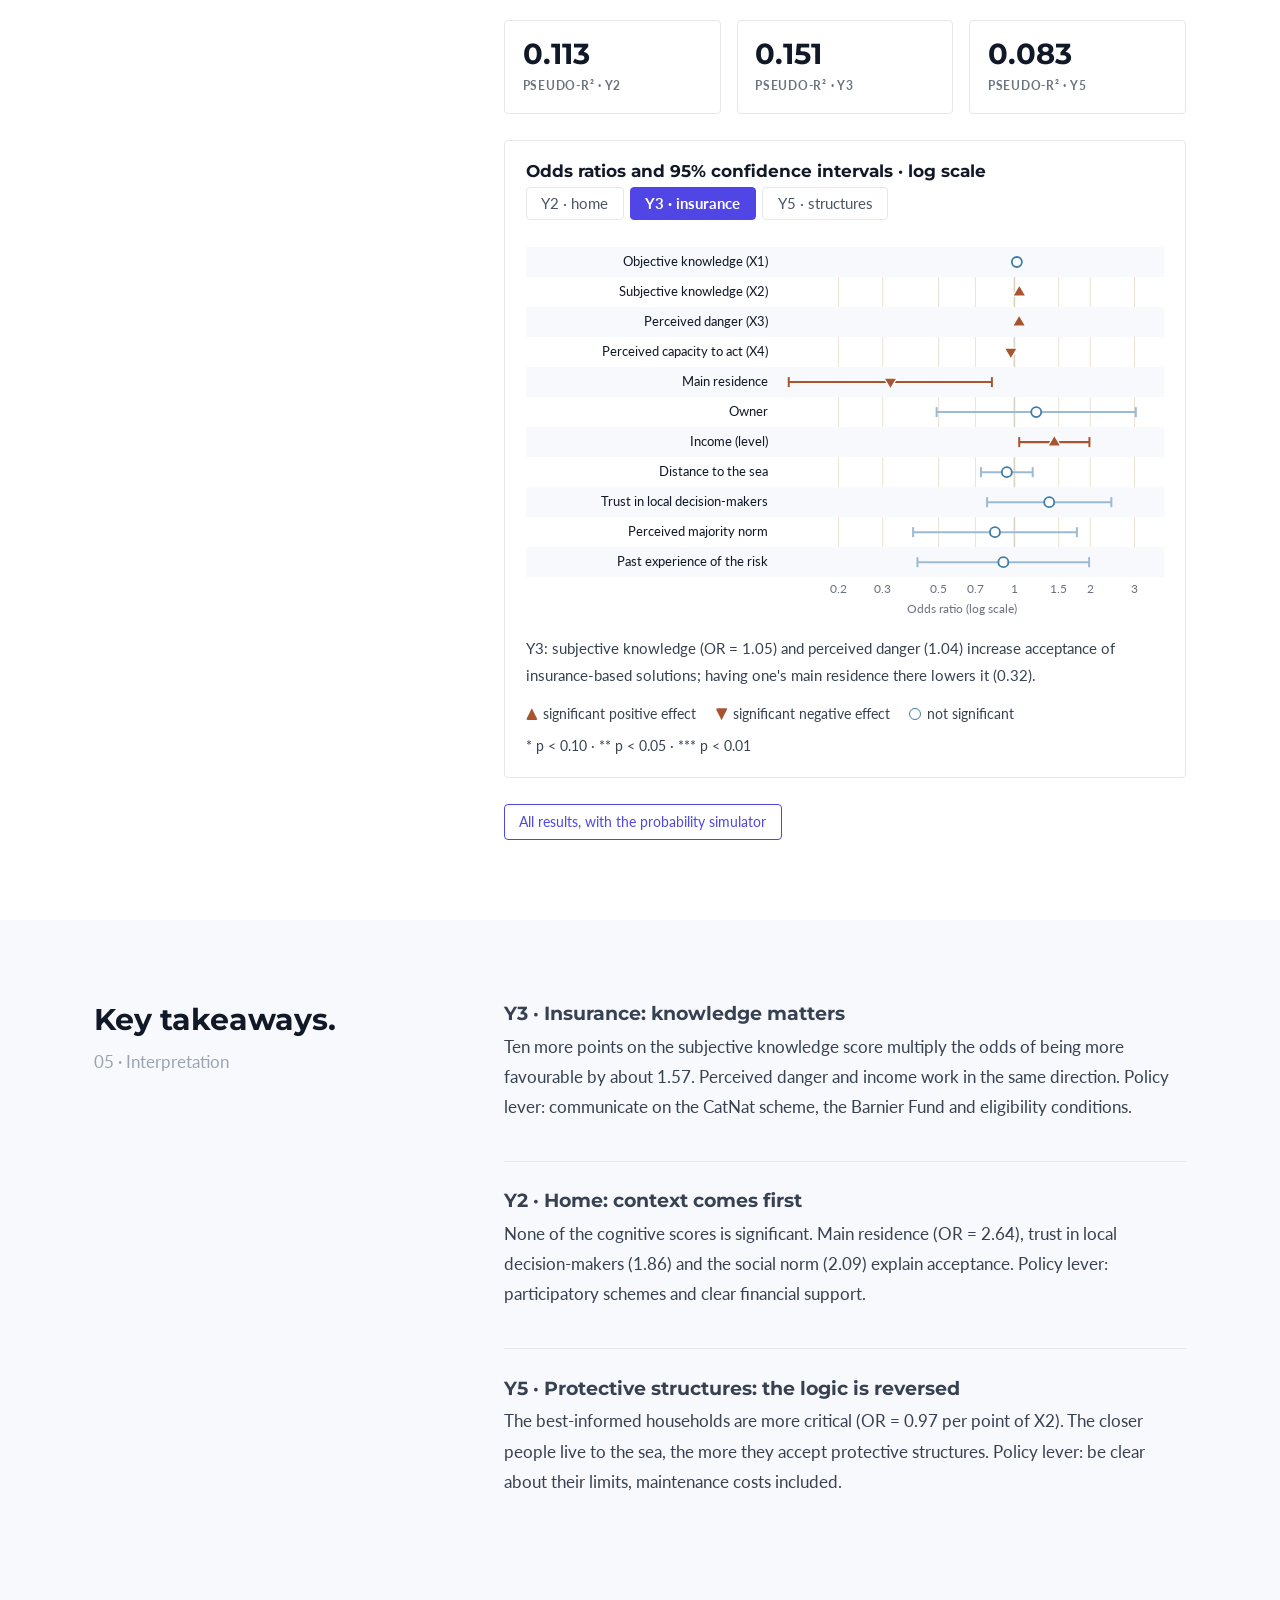
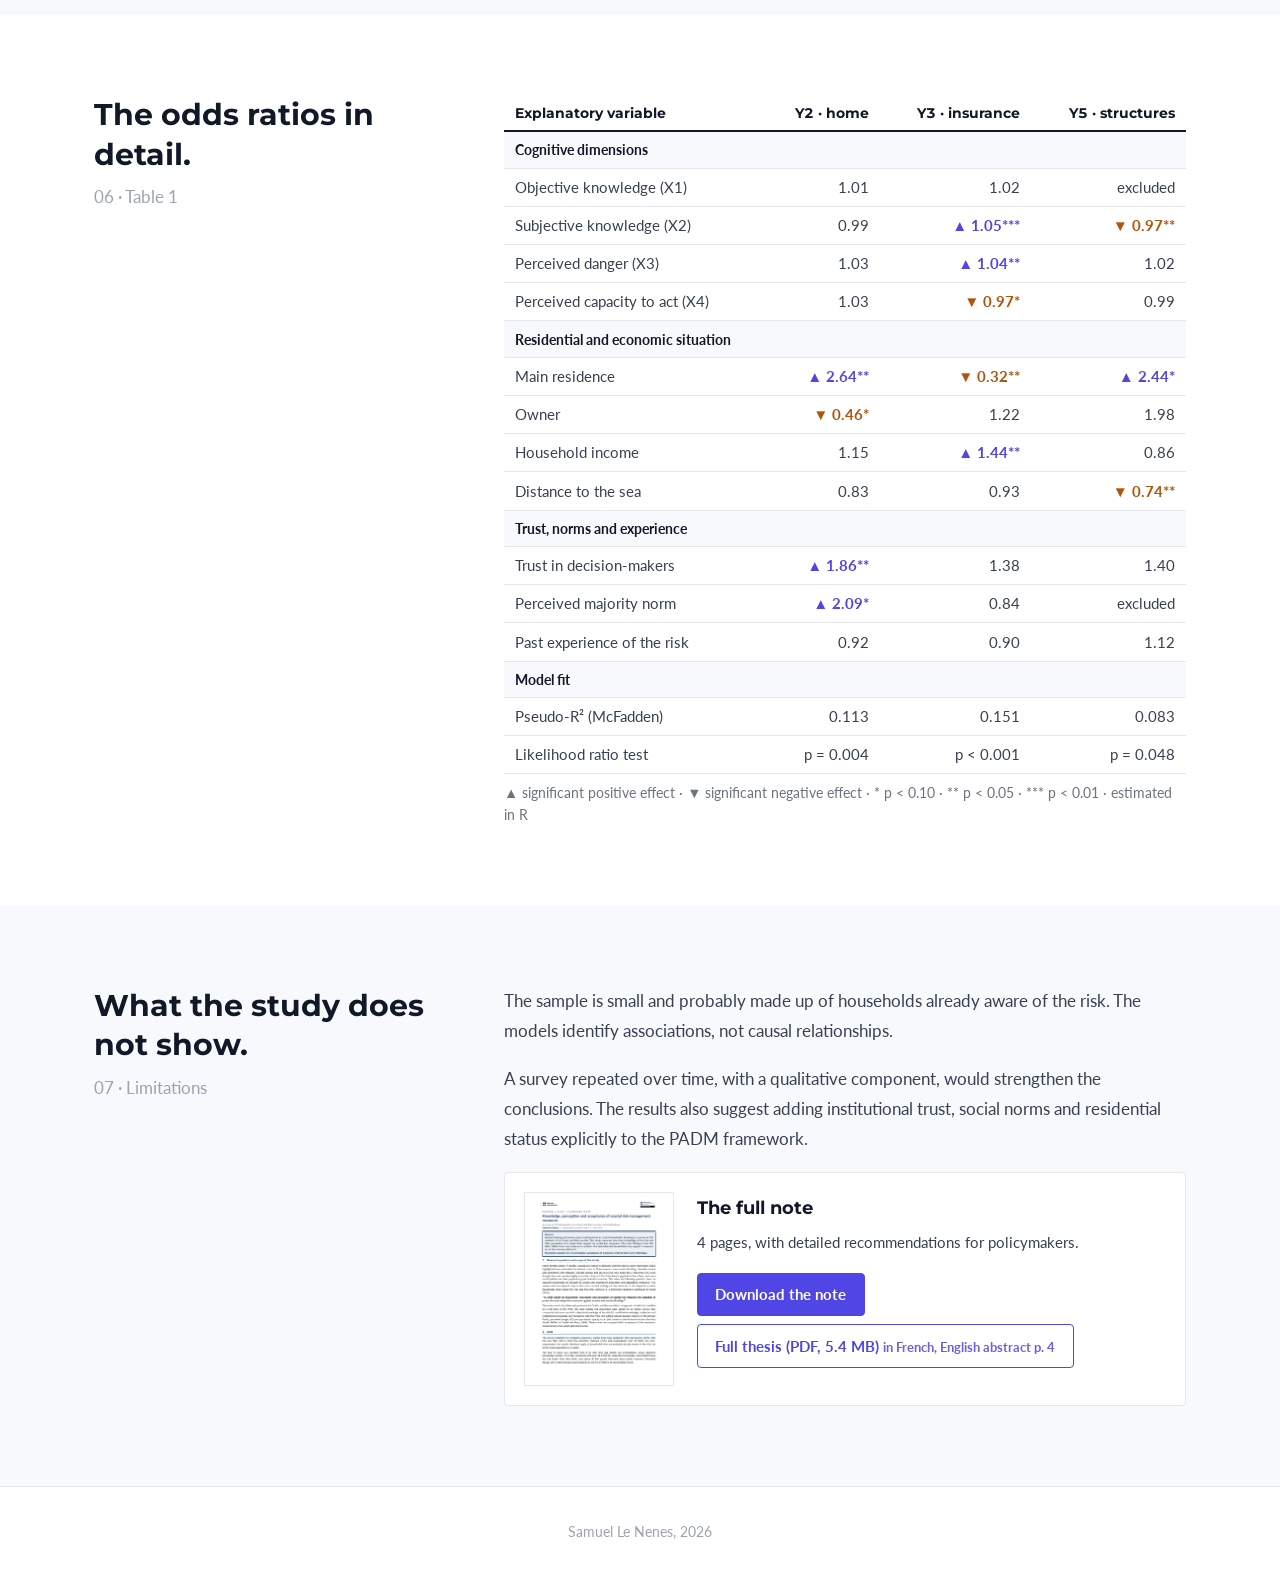
<file: memoire.html>
<!DOCTYPE html>
<html lang="fr">
<head>
    <meta charset="UTF-8">
    <meta name="viewport" content="width=device-width, initial-scale=1.0">
    <title data-i18n="mem.title">Mémoire M1 | Samuel Le Nenes</title>
    <meta name="description" content="Synthèse du mémoire de M1 ECAP : acceptation des mesures de gestion du risque côtier, logit ordonné sur 147 ménages du Croisic et de Batz-sur-Mer." data-i18n-attr="content:mem.desc">
    <link rel="preconnect" href="https://fonts.googleapis.com">
    <link rel="preconnect" href="https://fonts.gstatic.com" crossorigin>
    <link href="https://fonts.googleapis.com/css2?family=Lato:wght@400;700&family=Montserrat:wght@500;700;800&display=swap" rel="stylesheet">
    <link rel="stylesheet" href="assets/css/style.css">
    <script src="assets/js/i18n.js"></script>
    <script src="assets/js/main.js" defer></script>
</head>
<body>

    <a class="skip" href="#contenu" data-i18n="a11y.skip">Aller au contenu</a>
    <nav class="navbar" aria-label="Navigation principale" data-i18n-attr="aria-label:a11y.nav">
        <div class="wrap">
            <a href="index.html" class="brand">Samuel Le Nenes</a>
            <ul class="nav-links">
                <li class="nav-home"><a href="index.html" data-i18n="nav.home">Accueil</a></li>
                <li><a href="cv.html" data-i18n="nav.cv">CV</a></li>
                <li><a href="index.html#experiences" data-i18n="nav.exp">Expériences</a></li>
                <li><a href="index.html#travaux" class="active" data-i18n="nav.work">Travaux</a></li>
                <li><a href="index.html#recommandations" data-i18n="nav.reco">Recommandations</a></li>
                <li><a href="index.html#competences" data-i18n="nav.skills">Compétences</a></li>
                <li><a href="index.html#contact" data-i18n="nav.contact">Contact</a></li>
            </ul>
            <div class="lang">
                <button type="button" class="lang-btn" id="lang-btn" aria-haspopup="true" aria-expanded="false" aria-controls="lang-menu" aria-label="Langue : français. Changer de langue" data-i18n-attr="aria-label:lang.button">
                    <svg class="flag" data-flag="fr" viewBox="0 0 3 2" aria-hidden="true" focusable="false"><rect width="1" height="2" fill="#002654"/><rect x="1" width="1" height="2" fill="#ffffff"/><rect x="2" width="1" height="2" fill="#ce1126"/></svg>
                    <svg class="flag" data-flag="en" hidden viewBox="0 0 60 30" preserveAspectRatio="xMidYMid slice" aria-hidden="true" focusable="false"><clipPath id="uk-a"><path d="M30,15 h30 v15 z v15 h-30 z h-30 v-15 z v-15 h30 z"/></clipPath><rect width="60" height="30" fill="#012169"/><path d="M0,0 L60,30 M60,0 L0,30" stroke="#ffffff" stroke-width="6"/><path d="M0,0 L60,30 M60,0 L0,30" clip-path="url(#uk-a)" stroke="#C8102E" stroke-width="4"/><path d="M30,0 v30 M0,15 h60" stroke="#ffffff" stroke-width="10"/><path d="M30,0 v30 M0,15 h60" stroke="#C8102E" stroke-width="6"/></svg>
                    <span class="code" data-lang-code>FR</span>
                    <svg class="caret" viewBox="0 0 10 10" aria-hidden="true" focusable="false"><path d="M1.5 3.5 5 7l3.5-3.5" fill="none" stroke="currentColor" stroke-width="1.6"/></svg>
                </button>
                <ul class="lang-menu" id="lang-menu" role="menu" aria-labelledby="lang-btn" hidden>
                    <li role="none"><button type="button" role="menuitemradio" aria-checked="true" data-set-lang="fr" lang="fr"><svg class="flag" viewBox="0 0 3 2" aria-hidden="true" focusable="false"><rect width="1" height="2" fill="#002654"/><rect x="1" width="1" height="2" fill="#ffffff"/><rect x="2" width="1" height="2" fill="#ce1126"/></svg><span class="code">FR</span>Français</button></li>
                    <li role="none"><button type="button" role="menuitemradio" aria-checked="false" data-set-lang="en" lang="en"><svg class="flag" viewBox="0 0 60 30" preserveAspectRatio="xMidYMid slice" aria-hidden="true" focusable="false"><clipPath id="uk-b"><path d="M30,15 h30 v15 z v15 h-30 z h-30 v-15 z v-15 h30 z"/></clipPath><rect width="60" height="30" fill="#012169"/><path d="M0,0 L60,30 M60,0 L0,30" stroke="#ffffff" stroke-width="6"/><path d="M0,0 L60,30 M60,0 L0,30" clip-path="url(#uk-b)" stroke="#C8102E" stroke-width="4"/><path d="M30,0 v30 M0,15 h60" stroke="#ffffff" stroke-width="10"/><path d="M30,0 v30 M0,15 h60" stroke="#C8102E" stroke-width="6"/></svg><span class="code">EN</span>English</button></li>
                </ul>
            </div>
        </div>
    </nav>

    <main id="contenu">
        <section class="wrap page-head">
            <p><span class="badge" data-i18n="mem.kicker">Mémoire de Master 1 ECAP · IAE Nantes · Juin 2026</span></p>
            <h1 data-i18n="mem.h1">Savoir, percevoir, accepter.</h1>
            <p data-i18n="mem.sub">Connaissance, perception et acceptation des mesures de gestion du risque côtier. Enquête auprès de 147 ménages du Croisic et de Batz-sur-Mer (Loire-Atlantique), sous la direction de Muriel Travers (LEMNA, Nantes Université).</p>
            <p class="links">
                <a class="cta solid" href="assets/docs/Memoire_M1_ECAP_Le_Nenes.pdf" target="_blank" rel="noopener" data-i18n="mem.cta.thesis">Mémoire complet (PDF, 5,4 Mo)</a>
                <a class="cta" href="assets/docs/Note_synthese_M1_ECAP_Le_Nenes.pdf" data-href-en="assets/docs/Note_synthese_M1_ECAP_Le_Nenes_EN.pdf" target="_blank" rel="noopener" data-i18n="mem.cta.note">Note de synthèse (PDF, 4 p.)</a>
                <a class="cta" href="resultats.html" data-i18n="mem.cta.results">Résultats interactifs</a>
            </p>
        </section>

        <!-- 01 Question -->
        <section class="band alt">
            <div class="wrap">
                <div>
                    <h2 data-i18n="mem.s1.h">Mieux informer suffit-il à faire accepter ?</h2>
                    <p class="lead" data-i18n="mem.s1.lead">01 · La question</p>
                </div>
                <div class="body">
                    <p class="pull" data-i18n="mem.s1.pull">« Dans quelle mesure le niveau de connaissance et de perception du risque côtier influence-t-il la mise en place de mesures de protection et d'adaptation ? »</p>
                    <p data-i18n="mem.s1.p1">Xynthia en 2010 (47 décès, environ 2,5 milliards d'euros de dommages), puis Ciarán en 2023 : la submersion et l'érosion sont devenues un risque durable pour le littoral atlantique, alors que près de 12 % de la population française vit sur les côtes.</p>
                    <p data-i18n="mem.s1.p2">Le terrain : la presqu'île guérandaise, dont une large part est classée en zone rouge du plan de prévention des risques littoraux (PPRL).</p>
                    <p data-i18n="mem.s1.p3">À partir d'une enquête en ligne, j'ai construit quatre scores sur 100 : connaissance objective (X1), connaissance subjective des dispositifs publics (X2), perception du danger (X3) et capacité d'agir perçue (X4, d'après le modèle PADM de Lindell et Perry).</p>
                    <p data-i18n="mem.s1.p4">Ces scores sont confrontés à l'acceptation de sept mesures, notée sur une échelle d'accord à cinq modalités.</p>
                </div>
            </div>
        </section>

        <!-- 02 Données -->
        <section class="band">
            <div class="wrap">
                <div>
                    <h2 data-i18n="mem.s2.h">147 ménages, deux écarts frappants.</h2>
                    <p class="lead" data-i18n="mem.s2.lead">02 · Les données</p>
                </div>
                <div>
                    <div class="grid-2" data-i18n-num>
                        <div class="light-panel">
                            <span class="lbl" data-i18n="mem.s2.p1.lbl">Scores moyens · sur 100</span>
                            <h4 data-i18n="mem.s2.p1.h">Les ménages en savent plus qu'ils ne le pensent</h4>
                            <div class="hbar"><div class="k"><b>X1</b><span data-i18n="mem.x1">Connaissance objective</span></div><div class="v"><div class="track"><div class="fill hot" style="width:74.4%"></div></div><span class="num">74,4</span></div></div>
                            <div class="hbar"><div class="k"><b>X3</b><span data-i18n="mem.x3">Perception du danger</span></div><div class="v"><div class="track"><div class="fill" style="width:64.5%"></div></div><span class="num">64,5</span></div></div>
                            <div class="hbar"><div class="k"><b>X4</b><span data-i18n="mem.x4">Capacité d'agir perçue</span></div><div class="v"><div class="track"><div class="fill" style="width:59.4%"></div></div><span class="num">59,4</span></div></div>
                            <div class="hbar"><div class="k"><b>X2</b><span data-i18n="mem.x2">Connaissance subjective</span></div><div class="v"><div class="track"><div class="fill hot" style="width:38.4%"></div></div><span class="num">38,4</span></div></div>
                            <p class="model-note" data-i18n="mem.s2.p1.note">36 points d'écart entre X1 et X2 : les ménages se sentent surtout mal informés sur les dispositifs publics (PPRL, régime CatNat, Fonds Barnier).</p>
                        </div>
                        <div class="light-panel">
                            <span class="lbl" data-i18n="mem.s2.p2.lbl">Part de ménages favorables</span>
                            <h4 data-i18n="mem.s2.p2.h">Trois mesures assez dispersées pour être modélisées</h4>
                            <div class="hbar"><div class="k"><b>Y5</b><span data-i18n="mem.y5">Ouvrages de protection</span></div><div class="v"><div class="track"><div class="fill" style="width:76.9%"></div></div><span class="num">77 %</span></div></div>
                            <div class="hbar"><div class="k"><b>Y2</b><span data-i18n="mem.y2">Adaptation du logement</span></div><div class="v"><div class="track"><div class="fill" style="width:68%"></div></div><span class="num">68 %</span></div></div>
                            <div class="hbar"><div class="k"><b>Y3</b><span data-i18n="mem.y3">Solutions assurantielles</span></div><div class="v"><div class="track"><div class="fill hot" style="width:38.8%"></div></div><span class="num">38,8 %</span></div></div>
                            <p class="model-note" data-i18n="mem.s2.p2.note">Y3 est la seule mesure clivante : 38,8 % de favorables contre 38,1 % de défavorables.</p>
                        </div>
                    </div>
                    <p class="small" style="margin:1.4rem 0 0" data-i18n="mem.s2.profile">Profil des répondants : 76 % de résidents principaux, 69 % de propriétaires, 42 % à moins de 500 m du trait de côte. Les femmes (75 %) et les plus de 40 ans (82 %) sont surreprésentés.</p>
                </div>
            </div>
        </section>

        <!-- 03 Méthode -->
        <section class="band alt">
            <div class="wrap">
                <div>
                    <h2 data-i18n="mem.s3.h">Logit ordonné.</h2>
                    <p class="lead" data-i18n="mem.s3.lead">03 · La méthode</p>
                </div>
                <div class="body">
                    <p data-i18n="mem.s3.p1">Les réponses sont ordonnées, mais l'écart entre deux modalités n'a pas de valeur fixe : une régression linéaire ne convient pas. Le logit ordonné estime la probabilité qu'un ménage se classe dans une catégorie plus favorable, en respectant cet ordre.</p>
                    <p data-i18n="mem.s3.p2">Les résultats se lisent en odds ratios : au-dessus de 1, la variable augmente les chances d'être plus favorable ; en dessous, elle les réduit. L'hypothèse d'égalité des pentes est vérifiée par le test de Brant.</p>
                    <div class="eqn" role="math" aria-label="Y étoile i égale X i bêta plus epsilon i ; alpha 1 inférieur à alpha 2 inférieur à … alpha k moins 1 ; P de Y i inférieur ou égal à j sachant X i égale F de alpha j moins X i bêta" data-i18n-attr="aria-label:mem.eqn.aria">
                        Y*<sub>i</sub> = X<sub>i</sub>β + ε<sub>i</sub><br>
                        α<sub>1</sub> &lt; α<sub>2</sub> &lt; … &lt; α<sub>k−1</sub><br>
                        P(Y<sub>i</sub> ≤ j | X<sub>i</sub>) = F(α<sub>j</sub> − X<sub>i</sub>β)
                    </div>
                    <p class="small muted" data-i18n="mem.s3.p3">F : fonction de répartition logistique, estimation par maximum de vraisemblance. Pour Y5, le modèle retenu exclut la connaissance objective et la norme majoritaire après rejet du test de Brant.</p>
                    <figure class="fig">
                        <img src="assets/img/schema-modele-fr.svg" data-src-en="assets/img/schema-modele-en.svg" width="940" height="530" alt="Schéma du modèle : six blocs de déterminants (socio-démographique, résidentiel et patrimonial, attachement au territoire, confiance institutionnelle, influence sociale, expérience du risque) et les quatre scores X1 à X4 pointent vers les sept variables d'acceptation Y1 à Y7." data-i18n-attr="alt:mem.fig.alt">
                        <figcaption class="figcap" data-i18n="mem.fig.cap">Fig. 1 · Six blocs de déterminants et les scores X1 à X4, reliés aux sept variables d'acceptation (Y1 à Y7).</figcaption>
                    </figure>
                </div>
            </div>
        </section>

        <!-- 04 Résultats -->
        <section class="band" id="resultats">
            <div class="wrap">
                <div>
                    <h2 data-i18n="mem.s4.h">Trois modèles, trois logiques.</h2>
                    <p class="lead" data-i18n="mem.s4.lead">04 · Résultats</p>
                </div>
                <div>
                    <p data-i18n="mem.s4.p1">Chaque point est l'odds ratio d'une variable explicative, avec son intervalle de confiance à 95 %. Triangle plein : effet significatif au seuil de 10 %. Rond vide : non significatif. Survolez une ligne, ou atteignez-la au clavier, pour le détail.</p>
                    <p data-i18n="mem.s4.p2" data-i18n-num>Les trois modèles sont globalement significatifs (test du rapport de vraisemblance : p = 0,004 pour Y2, p &lt; 0,001 pour Y3, p = 0,048 pour Y5).</p>
                    <div class="kpis" style="grid-template-columns:repeat(3,1fr)" data-i18n-num>
                        <div class="kpi"><div class="val">0,113</div><div class="lab">Pseudo-R² · Y2</div></div>
                        <div class="kpi"><div class="val">0,151</div><div class="lab">Pseudo-R² · Y3</div></div>
                        <div class="kpi"><div class="val">0,083</div><div class="lab">Pseudo-R² · Y5</div></div>
                    </div>
                    <div class="card" data-or-chart data-start="Y3" data-vars="SCORE_CO_100,SCORE_CS_100,SCORE_PD_100,SCORE_CA_100,RESID_PRINC,PROPRIETAIRE,REVENU_NUM,DIST_NUM,CONF_DECID,NORM_MAJORIT_REC,EXP_GLOBAL">
                        <h3 data-i18n="mem.or.h">Odds ratios et intervalles de confiance à 95 % · échelle logarithmique</h3>
                        <div class="tabs" role="tablist" aria-label="Choix du modèle" data-i18n-attr="aria-label:mem.or.tabs">
                            <button type="button" role="tab" id="tab-Y2" data-m="Y2" aria-selected="false" data-i18n="mem.tab.y2">Y2 · logement</button>
                            <button type="button" role="tab" id="tab-Y3" data-m="Y3" aria-selected="true" data-i18n="mem.tab.y3">Y3 · assurance</button>
                            <button type="button" role="tab" id="tab-Y5" data-m="Y5" aria-selected="false" data-i18n="mem.tab.y5">Y5 · ouvrages</button>
                        </div>
                        <div class="chart" role="tabpanel" aria-labelledby="tab-Y3"></div>
                        <p class="model-note chart-note"></p>
                        <ul class="legend">
                            <li><i style="background:#A8552F;clip-path:polygon(50% 0,100% 100%,0 100%)"></i><span data-i18n="mem.leg.pos">effet positif significatif</span></li>
                            <li><i style="background:#A8552F;clip-path:polygon(0 0,100% 0,50% 100%)"></i><span data-i18n="mem.leg.neg">effet négatif significatif</span></li>
                            <li><i style="border:1.8px solid #3E7CA6;border-radius:50%"></i><span data-i18n="mem.leg.ns">non significatif</span></li>
                            <li data-i18n="mem.leg.stars">* p &lt; 0,10 · ** p &lt; 0,05 · *** p &lt; 0,01</li>
                        </ul>
                    </div>
                    <p class="links"><a class="btn" href="resultats.html" data-i18n="mem.s4.more">Tous les résultats, avec le simulateur de probabilités</a></p>
                </div>
            </div>
        </section>

        <!-- 05 Lecture -->
        <section class="band alt">
            <div class="wrap">
                <div>
                    <h2 data-i18n="mem.s5.h">Ce qu'il faut retenir.</h2>
                    <p class="lead" data-i18n="mem.s5.lead">05 · Lecture</p>
                </div>
                <div data-i18n-num>
                    <article class="work">
                        <h3 data-i18n="mem.s5.y3.h">Y3 · Assurance : la connaissance joue</h3>
                        <p data-i18n="mem.s5.y3.p">Dix points de plus sur le score de connaissance subjective multiplient par 1,57 environ les chances d'être plus favorable. Perception du danger et revenu vont dans le même sens. Levier : communiquer sur le régime CatNat, le Fonds Barnier et les conditions d'éligibilité.</p>
                    </article>
                    <article class="work">
                        <h3 data-i18n="mem.s5.y2.h">Y2 · Logement : le contexte prime</h3>
                        <p data-i18n="mem.s5.y2.p">Aucun score cognitif n'est significatif. Résidence principale (OR = 2,64), confiance dans les décideurs locaux (1,86) et norme sociale (2,09) portent l'explication. Levier : dispositifs participatifs et aides financières lisibles.</p>
                    </article>
                    <article class="work">
                        <h3 data-i18n="mem.s5.y5.h">Y5 · Ouvrages : la logique s'inverse</h3>
                        <p data-i18n="mem.s5.y5.p">Les ménages les mieux informés sont plus critiques (OR = 0,97 par point de X2). Plus on habite près de la mer, plus on accepte les ouvrages. Levier : parler clairement de leurs limites, coût d'entretien compris.</p>
                    </article>
                </div>
            </div>
        </section>

        <!-- 06 Tableau -->
        <section class="band">
            <div class="wrap">
                <div>
                    <h2 data-i18n="mem.s6.h">Les odds ratios en détail.</h2>
                    <p class="lead" data-i18n="mem.s6.lead">06 · Tableau 1</p>
                </div>
                <div>
                    <div class="table-wrap" data-i18n-num>
                        <table>
                            <caption class="figcap" style="caption-side:bottom;text-align:left" data-i18n="mem.tab.cap">▲ effet positif significatif · ▼ effet négatif significatif · * p &lt; 0,10 · ** p &lt; 0,05 · *** p &lt; 0,01 · estimations sous R</caption>
                            <thead>
                                <tr><th scope="col" data-i18n="mem.th.var">Variable explicative</th><th scope="col" class="n" data-i18n="mem.th.y2">Y2 · logement</th><th scope="col" class="n" data-i18n="mem.th.y3">Y3 · assurance</th><th scope="col" class="n" data-i18n="mem.th.y5">Y5 · ouvrages</th></tr>
                            </thead>
                            <tbody>
                                <tr class="grp"><td colspan="4" data-i18n="mem.g1">Dimensions cognitives</td></tr>
                                <tr><td data-i18n="mem.r.x1">Connaissance objective (X1)</td><td class="n">1,01</td><td class="n">1,02</td><td class="n" data-i18n="mem.excl">exclu</td></tr>
                                <tr><td data-i18n="mem.r.x2">Connaissance subjective (X2)</td><td class="n">0,99</td><td class="n up">▲ 1,05***</td><td class="n down">▼ 0,97**</td></tr>
                                <tr><td data-i18n="mem.r.x3">Perception du danger (X3)</td><td class="n">1,03</td><td class="n up">▲ 1,04**</td><td class="n">1,02</td></tr>
                                <tr><td data-i18n="mem.r.x4">Capacité d'agir perçue (X4)</td><td class="n">1,03</td><td class="n down">▼ 0,97*</td><td class="n">0,99</td></tr>
                                <tr class="grp"><td colspan="4" data-i18n="mem.g2">Situation résidentielle et économique</td></tr>
                                <tr><td data-i18n="mem.r.resid">Résidence principale</td><td class="n up">▲ 2,64**</td><td class="n down">▼ 0,32**</td><td class="n up">▲ 2,44*</td></tr>
                                <tr><td data-i18n="mem.r.prop">Propriétaire</td><td class="n down">▼ 0,46*</td><td class="n">1,22</td><td class="n">1,98</td></tr>
                                <tr><td data-i18n="mem.r.rev">Revenu du ménage</td><td class="n">1,15</td><td class="n up">▲ 1,44**</td><td class="n">0,86</td></tr>
                                <tr><td data-i18n="mem.r.dist">Distance à la mer</td><td class="n">0,83</td><td class="n">0,93</td><td class="n down">▼ 0,74**</td></tr>
                                <tr class="grp"><td colspan="4" data-i18n="mem.g3">Confiance, normes et expérience</td></tr>
                                <tr><td data-i18n="mem.r.conf">Confiance dans les décideurs</td><td class="n up">▲ 1,86**</td><td class="n">1,38</td><td class="n">1,40</td></tr>
                                <tr><td data-i18n="mem.r.norm">Norme majoritaire perçue</td><td class="n up">▲ 2,09*</td><td class="n">0,84</td><td class="n" data-i18n="mem.excl">exclu</td></tr>
                                <tr><td data-i18n="mem.r.exp">Expérience passée du risque</td><td class="n">0,92</td><td class="n">0,90</td><td class="n">1,12</td></tr>
                                <tr class="grp"><td colspan="4" data-i18n="mem.g4">Qualité des modèles</td></tr>
                                <tr><td data-i18n="mem.r.r2">Pseudo-R² (McFadden)</td><td class="n">0,113</td><td class="n">0,151</td><td class="n">0,083</td></tr>
                                <tr><td data-i18n="mem.r.lrt">Test du rapport de vraisemblance</td><td class="n">p = 0,004</td><td class="n">p &lt; 0,001</td><td class="n">p = 0,048</td></tr>
                            </tbody>
                        </table>
                    </div>
                </div>
            </div>
        </section>

        <!-- 07 Limites -->
        <section class="band alt">
            <div class="wrap">
                <div>
                    <h2 data-i18n="mem.s7.h">Ce que l'étude ne dit pas.</h2>
                    <p class="lead" data-i18n="mem.s7.lead">07 · Limites</p>
                </div>
                <div class="body">
                    <p data-i18n="mem.s7.p1">L'échantillon est modeste et probablement composé de ménages déjà sensibilisés au risque. Les modèles établissent des associations, pas des relations causales.</p>
                    <p data-i18n="mem.s7.p2">Une enquête répétée dans le temps, avec un volet qualitatif, permettrait de consolider les conclusions. Les résultats invitent aussi à intégrer explicitement la confiance institutionnelle, la norme sociale et le statut résidentiel au cadre PADM.</p>
                    <div class="doc">
                        <a href="assets/docs/Note_synthese_M1_ECAP_Le_Nenes.pdf" data-href-en="assets/docs/Note_synthese_M1_ECAP_Le_Nenes_EN.pdf" target="_blank" rel="noopener"><img src="assets/img/note-p1-fr.png" data-src-en="assets/img/note-p1-en.png" width="300" height="389" alt="Première page de la note de synthèse" data-i18n-attr="alt:mem.doc.alt"></a>
                        <div>
                            <h3 data-i18n="mem.doc.h">La note complète</h3>
                            <p class="small" data-i18n="mem.doc.p">4 pages, avec les recommandations détaillées pour les décideurs publics.</p>
                            <p class="links">
                                <a class="cta solid" href="assets/docs/Note_synthese_M1_ECAP_Le_Nenes.pdf" data-href-en="assets/docs/Note_synthese_M1_ECAP_Le_Nenes_EN.pdf" download data-i18n="mem.doc.dl">Télécharger la note</a>
                                <a class="cta" href="assets/docs/Memoire_M1_ECAP_Le_Nenes.pdf" target="_blank" rel="noopener" data-i18n="mem.cta.thesis">Mémoire complet (PDF, 5,4 Mo)</a>
                            </p>
                        </div>
                    </div>
                </div>
            </div>
        </section>
    </main>

    <footer>
        <div class="wrap">Samuel Le Nenes, 2026</div>
    </footer>

</body>
</html>
</file>
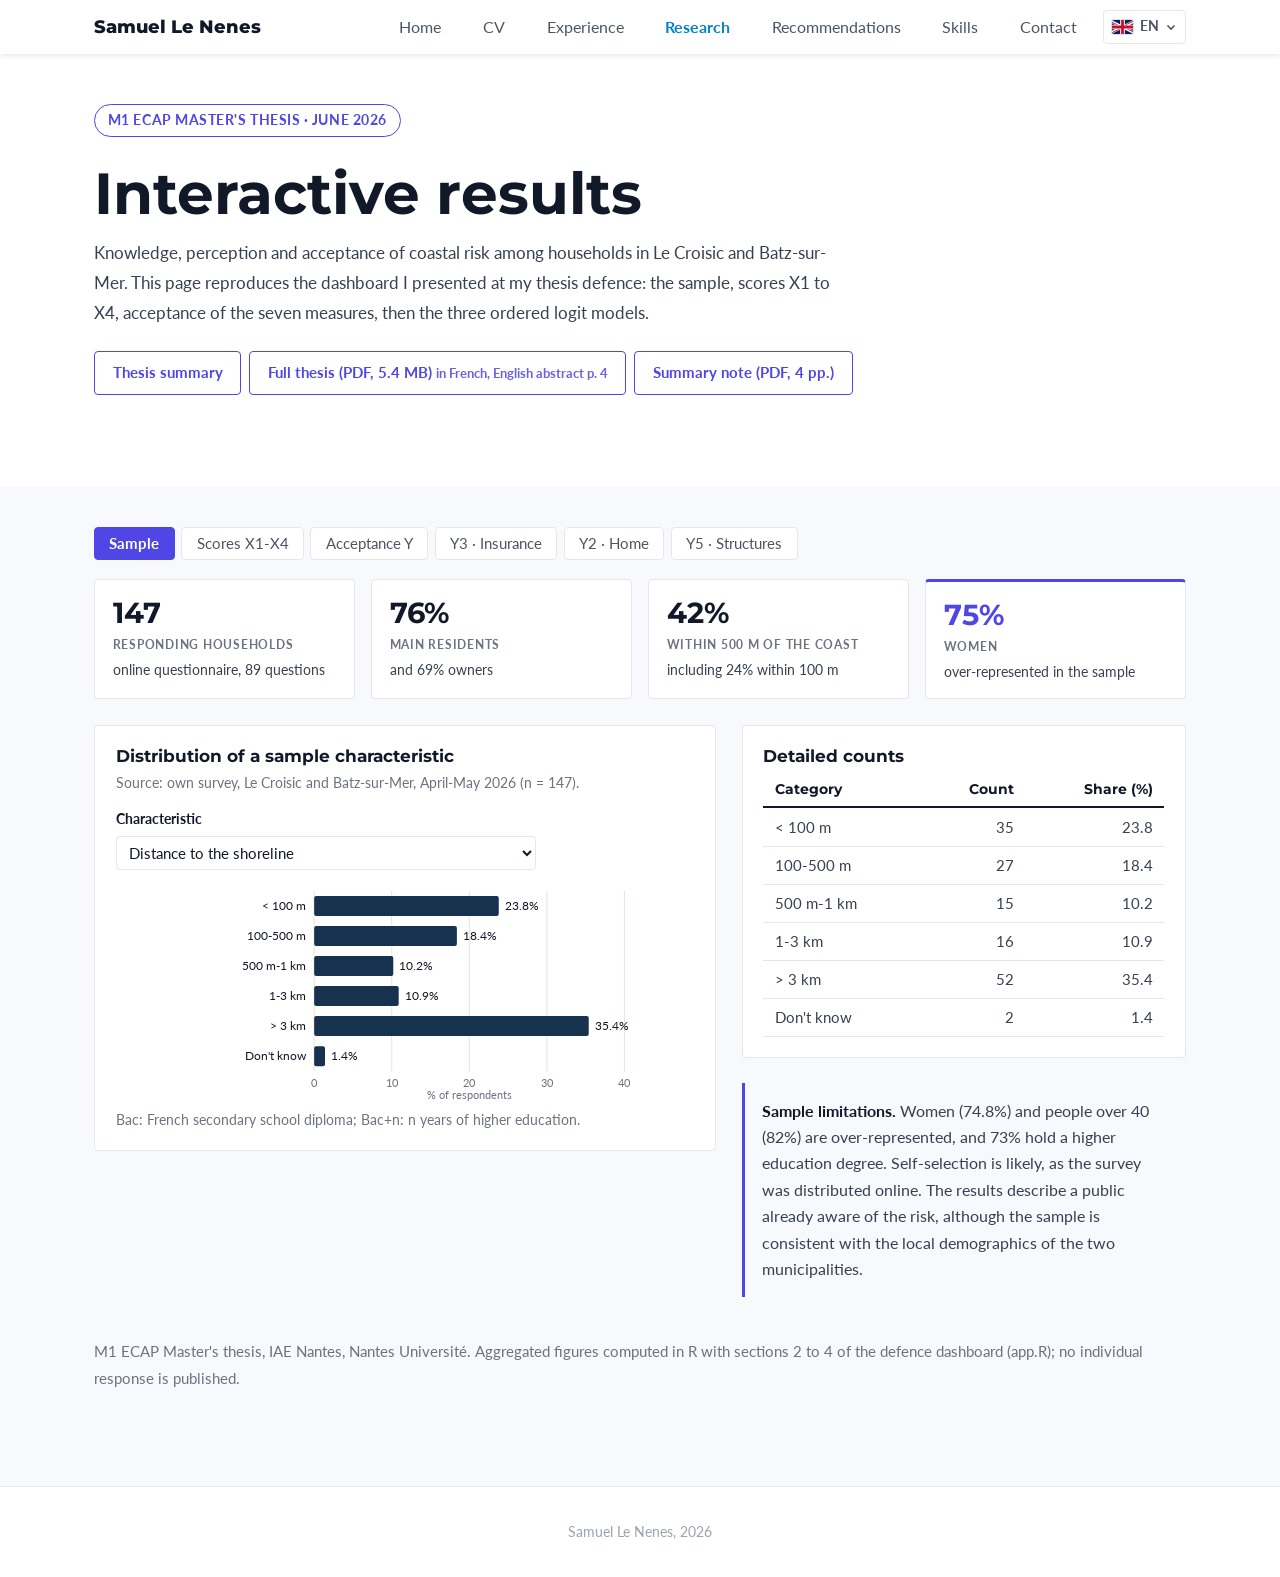
<file: resultats.html>
<!DOCTYPE html>
<html lang="fr">
<head>
    <meta charset="UTF-8">
    <meta name="viewport" content="width=device-width, initial-scale=1.0">
    <title data-i18n="res.title">Résultats interactifs | Samuel Le Nenes</title>
    <meta name="description" content="Résultats interactifs du mémoire de M1 ECAP : échantillon de 147 ménages, scores de connaissance et de perception, acceptation de sept mesures et trois modèles logit ordonnés." data-i18n-attr="content:res.desc">
    <link rel="preconnect" href="https://fonts.googleapis.com">
    <link rel="preconnect" href="https://fonts.gstatic.com" crossorigin>
    <link href="https://fonts.googleapis.com/css2?family=Lato:wght@400;700&family=Montserrat:wght@500;700;800&display=swap" rel="stylesheet">
    <link rel="stylesheet" href="assets/css/style.css">
    <script src="assets/js/i18n.js"></script>
    <script src="assets/js/main.js" defer></script>
    <script src="assets/js/resultats.js" defer></script>
</head>
<body>

    <a class="skip" href="#contenu" data-i18n="a11y.skip">Aller au contenu</a>
    <nav class="navbar" aria-label="Navigation principale" data-i18n-attr="aria-label:a11y.nav">
        <div class="wrap">
            <a href="index.html" class="brand">Samuel Le Nenes</a>
            <ul class="nav-links">
                <li class="nav-home"><a href="index.html" data-i18n="nav.home">Accueil</a></li>
                <li><a href="cv.html" data-i18n="nav.cv">CV</a></li>
                <li><a href="index.html#experiences" data-i18n="nav.exp">Expériences</a></li>
                <li><a href="index.html#travaux" class="active" data-i18n="nav.work">Travaux</a></li>
                <li><a href="index.html#recommandations" data-i18n="nav.reco">Recommandations</a></li>
                <li><a href="index.html#competences" data-i18n="nav.skills">Compétences</a></li>
                <li><a href="index.html#contact" data-i18n="nav.contact">Contact</a></li>
            </ul>
            <div class="lang">
                <button type="button" class="lang-btn" id="lang-btn" aria-haspopup="true" aria-expanded="false" aria-controls="lang-menu" aria-label="Langue : français. Changer de langue" data-i18n-attr="aria-label:lang.button">
                    <svg class="flag" data-flag="fr" viewBox="0 0 3 2" aria-hidden="true" focusable="false"><rect width="1" height="2" fill="#002654"/><rect x="1" width="1" height="2" fill="#ffffff"/><rect x="2" width="1" height="2" fill="#ce1126"/></svg>
                    <svg class="flag" data-flag="en" hidden viewBox="0 0 60 30" preserveAspectRatio="xMidYMid slice" aria-hidden="true" focusable="false"><clipPath id="uk-a"><path d="M30,15 h30 v15 z v15 h-30 z h-30 v-15 z v-15 h30 z"/></clipPath><rect width="60" height="30" fill="#012169"/><path d="M0,0 L60,30 M60,0 L0,30" stroke="#ffffff" stroke-width="6"/><path d="M0,0 L60,30 M60,0 L0,30" clip-path="url(#uk-a)" stroke="#C8102E" stroke-width="4"/><path d="M30,0 v30 M0,15 h60" stroke="#ffffff" stroke-width="10"/><path d="M30,0 v30 M0,15 h60" stroke="#C8102E" stroke-width="6"/></svg>
                    <span class="code" data-lang-code>FR</span>
                    <svg class="caret" viewBox="0 0 10 10" aria-hidden="true" focusable="false"><path d="M1.5 3.5 5 7l3.5-3.5" fill="none" stroke="currentColor" stroke-width="1.6"/></svg>
                </button>
                <ul class="lang-menu" id="lang-menu" role="menu" aria-labelledby="lang-btn" hidden>
                    <li role="none"><button type="button" role="menuitemradio" aria-checked="true" data-set-lang="fr" lang="fr"><svg class="flag" viewBox="0 0 3 2" aria-hidden="true" focusable="false"><rect width="1" height="2" fill="#002654"/><rect x="1" width="1" height="2" fill="#ffffff"/><rect x="2" width="1" height="2" fill="#ce1126"/></svg><span class="code">FR</span>Français</button></li>
                    <li role="none"><button type="button" role="menuitemradio" aria-checked="false" data-set-lang="en" lang="en"><svg class="flag" viewBox="0 0 60 30" preserveAspectRatio="xMidYMid slice" aria-hidden="true" focusable="false"><clipPath id="uk-b"><path d="M30,15 h30 v15 z v15 h-30 z h-30 v-15 z v-15 h30 z"/></clipPath><rect width="60" height="30" fill="#012169"/><path d="M0,0 L60,30 M60,0 L0,30" stroke="#ffffff" stroke-width="6"/><path d="M0,0 L60,30 M60,0 L0,30" clip-path="url(#uk-b)" stroke="#C8102E" stroke-width="4"/><path d="M30,0 v30 M0,15 h60" stroke="#ffffff" stroke-width="10"/><path d="M30,0 v30 M0,15 h60" stroke="#C8102E" stroke-width="6"/></svg><span class="code">EN</span>English</button></li>
                </ul>
            </div>
        </div>
    </nav>

    <main id="contenu">
        <section class="wrap page-head">
            <p><span class="badge" data-i18n="res.kicker">Mémoire de M1 ECAP · juin 2026</span></p>
            <h1 data-i18n="res.h1">Résultats interactifs</h1>
            <p data-i18n="res.sub">Connaissance, perception et acceptation du risque côtier par les ménages du Croisic et de Batz-sur-Mer. Cette page reprend le tableau de bord présenté en soutenance : l'échantillon, les scores X1 à X4, l'acceptation des sept mesures, puis les trois modèles logit ordonnés.</p>
            <p class="links">
                <a class="cta" href="memoire.html" data-i18n="res.cta.summary">Synthèse du mémoire</a>
                <a class="cta" href="assets/docs/Memoire_M1_ECAP_Le_Nenes.pdf" target="_blank" rel="noopener" data-i18n="mem.cta.thesis">Mémoire complet (PDF, 5,4 Mo)</a>
                <a class="cta" href="assets/docs/Note_synthese_M1_ECAP_Le_Nenes.pdf" data-href-en="assets/docs/Note_synthese_M1_ECAP_Le_Nenes_EN.pdf" target="_blank" rel="noopener" data-i18n="mem.cta.note">Note de synthèse (PDF, 4 p.)</a>
            </p>
        </section>

        <section class="band alt" style="padding-top:40px">
            <div class="wrap" style="display:block">
                <div class="tabs res-tabs" role="tablist" aria-label="Rubriques des résultats" data-i18n-attr="aria-label:res.tabs">
                    <button type="button" role="tab" id="t-ech" aria-controls="p-ech" aria-selected="true" data-i18n="res.tab.ech">Échantillon</button>
                    <button type="button" role="tab" id="t-scores" aria-controls="p-scores" aria-selected="false" tabindex="-1">Scores X1-X4</button>
                    <button type="button" role="tab" id="t-y" aria-controls="p-y" aria-selected="false" tabindex="-1" data-i18n="res.tab.y">Acceptation Y</button>
                    <button type="button" role="tab" id="t-Y3" aria-controls="p-Y3" aria-selected="false" tabindex="-1" data-i18n="res.tab.Y3">Y3 · Assurance</button>
                    <button type="button" role="tab" id="t-Y2" aria-controls="p-Y2" aria-selected="false" tabindex="-1" data-i18n="res.tab.Y2">Y2 · Logement</button>
                    <button type="button" role="tab" id="t-Y5" aria-controls="p-Y5" aria-selected="false" tabindex="-1" data-i18n="res.tab.Y5">Y5 · Ouvrages</button>
                </div>

                <p class="small muted" data-res-status data-i18n="res.loading">Chargement des résultats…</p>

                <!-- ================= Échantillon ================= -->
                <div class="panel" role="tabpanel" id="p-ech" aria-labelledby="t-ech" tabindex="0">
                    <div class="kpis" data-i18n-num>
                        <div class="kpi"><div class="val">147</div><div class="lab" data-i18n="res.ech.k1.lab">Ménages répondants</div><div class="det" data-i18n="res.ech.k1.det">questionnaire en ligne, 89 questions</div></div>
                        <div class="kpi"><div class="val">76 %</div><div class="lab" data-i18n="res.ech.k2.lab">Résidents principaux</div><div class="det" data-i18n="res.ech.k2.det">et 69 % de propriétaires</div></div>
                        <div class="kpi"><div class="val">42 %</div><div class="lab" data-i18n="res.ech.k3.lab">À moins de 500 m de la côte</div><div class="det" data-i18n="res.ech.k3.det">dont 24 % à moins de 100 m</div></div>
                        <div class="kpi accent"><div class="val">75 %</div><div class="lab" data-i18n="res.ech.k4.lab">De femmes</div><div class="det" data-i18n="res.ech.k4.det">surreprésentées dans l'échantillon</div></div>
                    </div>
                    <div class="res-grid">
                        <div class="card">
                            <h3 data-i18n="res.ech.c1.h">Distribution d'une caractéristique de l'échantillon</h3>
                            <p class="note" data-i18n="res.source">Source : enquête personnelle, Le Croisic et Batz-sur-Mer, avril-mai 2026 (n = 147).</p>
                            <label class="field"><span data-i18n="res.ech.select">Caractéristique</span><select id="sel-ech"></select></label>
                            <div class="chart" id="ch-ech"></div>
                            <p class="figcap" data-lang-only="en" hidden>Bac: French secondary school diploma; Bac+n: n years of higher education.</p>
                        </div>
                        <div>
                            <div class="card">
                                <h3 data-i18n="res.ech.c2.h">Effectifs détaillés</h3>
                                <div class="table-wrap" id="tb-ech"></div>
                            </div>
                            <div class="interpretation" data-i18n="res.ech.interp"><b>Limites de l'échantillon.</b> Femmes (74,8 %) et plus de 40 ans (82 %) surreprésentés ; 73 % de diplômés du supérieur ; auto-sélection probable liée à la diffusion en ligne. Les résultats se lisent comme ceux d'un public déjà sensibilisé, cohérent toutefois avec la démographie locale des deux communes.</div>
                        </div>
                    </div>
                </div>

                <!-- ================= Scores ================= -->
                <div class="panel" role="tabpanel" id="p-scores" aria-labelledby="t-scores" tabindex="0" hidden>
                    <div class="kpis" data-i18n-num>
                        <div class="kpi"><div class="val">74,4</div><div class="lab" data-i18n="res.sc.k1.lab">X1 · Connaissance objective</div><div class="det" data-i18n="res.sc.k1.det">médiane 73,3 (échelle 0-100)</div></div>
                        <div class="kpi accent"><div class="val">38,4</div><div class="lab" data-i18n="res.sc.k2.lab">X2 · Connaissance subjective</div><div class="det" data-i18n="res.sc.k2.det">médiane 35,4 (échelle 0-100)</div></div>
                        <div class="kpi"><div class="val">36 pts</div><div class="lab" data-i18n="res.sc.k3.lab">Écart X1 − X2</div><div class="det" data-i18n="res.sc.k3.det">les ménages en savent plus qu'ils ne le pensent</div></div>
                        <div class="kpi"><div class="val">≈ 60</div><div class="lab" data-i18n="res.sc.k4.lab">X3 et X4</div><div class="det" data-i18n="res.sc.k4.det">perception du danger 64,5 · capacité d'agir 59,4</div></div>
                    </div>
                    <div class="res-grid">
                        <div class="card">
                            <h3 data-i18n="res.sc.c1.h">Distribution des quatre scores standardisés (0-100)</h3>
                            <p class="note" data-i18n="res.sc.c1.note">Trait plein terracotta : moyenne · trait pointillé marine : médiane. Source : enquête personnelle, Le Croisic et Batz-sur-Mer, avril-mai 2026 (n = 147).</p>
                            <div class="chart" id="ch-hist"></div>
                        </div>
                        <div class="card">
                            <h3 data-i18n="res.sc.c3.h">Corrélations de Spearman entre scores</h3>
                            <p class="note" data-i18n="res.sc.c3.note">Liées mais distinctes : appui empirique de H4 (confirmée).</p>
                            <div class="chart" id="ch-heat" style="max-width:340px"></div>
                        </div>
                    </div>
                    <div class="card">
                        <h3 data-i18n="res.sc.c2.h">Statistiques descriptives (Tableau 3.2 du mémoire)</h3>
                        <div class="table-wrap" id="tb-scores"></div>
                    </div>
                    <div class="interpretation" data-i18n="res.sc.interp"><b>Le résultat descriptif le plus frappant :</b> bonne connaissance factuelle (définitions, consignes) mais faible sentiment de maîtrise, en particulier sur les dispositifs publics (PPRL, PAPI, régime CatNat, Fonds Barnier). Implication : la communication publique devrait cibler les <b>outils</b>, pas le savoir factuel.<br><br><b>H4 confirmée (articulation entre dimensions) :</b> les quatre scores sont corrélés (de 0,12 à 0,55 au test de Spearman) mais restent distincts, et aucun VIF ne dépasse 2,5. Connaissance et perception ne se substituent donc pas l'une à l'autre : leurs effets doivent être estimés conjointement, en lien avec les déterminants résidentiels, institutionnels et sociaux, ce que confirment les trois modèles Y3, Y2 et Y5_V2.</div>
                </div>

                <!-- ================= Acceptation Y ================= -->
                <div class="panel" role="tabpanel" id="p-y" aria-labelledby="t-y" tabindex="0" hidden>
                    <div class="kpis" data-i18n-num>
                        <div class="kpi"><div class="val">78,2 %</div><div class="lab" data-i18n="res.y.k1.lab">Favorables en moyenne</div><div class="det" data-i18n="res.y.k1.det">toutes mesures confondues</div></div>
                        <div class="kpi"><div class="val">98,6 %</div><div class="lab" data-i18n="res.y.k2.lab">Y6 · Solutions nature</div><div class="det" data-i18n="res.y.k2.det">consensus quasi total : peu de variance à expliquer</div></div>
                        <div class="kpi accent"><div class="val">38 / 38</div><div class="lab" data-i18n="res.y.k3.lab">Y3 · Assurance</div><div class="det" data-i18n="res.y.k3.det">seule mesure clivante de l'enquête</div></div>
                        <div class="kpi"><div class="val">3</div><div class="lab" data-i18n="res.y.k4.lab">Variables modélisées</div><div class="det" data-i18n="res.y.k4.det">Y2, Y3 et Y5 : la variance utile</div></div>
                    </div>
                    <div class="res-grid">
                        <div class="card">
                            <h3 data-i18n="res.y.c1.h">Acceptation comparée des sept mesures (% des répondants)</h3>
                            <p class="note" data-i18n="res.y.c1.note">Mesures triées par part de favorables (Figure 3.3 du mémoire). Source : enquête personnelle, Le Croisic et Batz-sur-Mer, avril-mai 2026 (n = 147).</p>
                            <div class="chart" id="ch-likert"></div>
                            <ul class="legend" id="lg-likert"></ul>
                        </div>
                        <div>
                            <div class="interpretation" data-i18n="res.y.interp"><b>Pourquoi Y2, Y3 et Y5 ?</b> Une mesure approuvée à 98 % laisse peu de variance à expliquer. Y3 couvre toutes les modalités (38,8 % favorables, 38,1 % défavorables), Y2 compte 25,9 % de neutres, Y5 conserve 23 % de neutres ou défavorables. Y1, Y4, Y6, Y7 restent en analyse descriptive (et en logit binaire complémentaire, annexe 16 du mémoire).</div>
                        </div>
                    </div>
                    <div class="card">
                        <h3 data-i18n="res.y.c2.h">Positionnement des sept variables Y (Tableau 3.3)</h3>
                        <div class="table-wrap" id="tb-y"></div>
                    </div>
                </div>

                <!-- ================= Modèles ================= -->
                <div class="panel" role="tabpanel" id="p-Y3" aria-labelledby="t-Y3" tabindex="0" hidden data-model="Y3">
                    <div class="kpis" data-i18n-num>
                        <div class="kpi accent"><div class="val">× 1,57</div><div class="lab" data-i18n="res.Y3.k1.lab">Chances d'être plus favorable</div><div class="det" data-i18n="res.Y3.k1.det">pour + 10 points de connaissance subjective (OR = 1,046 par point ; p = 0,003)</div></div>
                        <div class="kpi"><div class="val">OR = 1,04</div><div class="lab" data-i18n="res.Y3.k2.lab">Perception du danger (X3)</div><div class="det" data-i18n="res.Y3.k2.det">significatif à 5 % (p = 0,029)</div></div>
                        <div class="kpi"><div class="val" data-fill="r2"></div><div class="lab" data-i18n="res.m.r2">Pseudo-R² de McFadden</div><div class="det" data-fill="lrt"></div></div>
                        <div class="kpi"><div class="val" data-fill="pred"></div><div class="lab" data-i18n="res.m.pred">Bonne prédiction</div><div class="det" data-fill="base"></div></div>
                    </div>
                    <div class="res-grid">
                        <div class="card">
                            <h3 data-i18n="res.m.forest.h">Odds ratios et intervalles de confiance à 95 %</h3>
                            <p class="note" data-i18n="res.m.forest.note">Logit ordonné (MASS::polr), 4 modalités regroupées. En terracotta : variables significatives au seuil de 10 %. Échelle logarithmique (OR &gt; 1 : acceptation accrue).</p>
                            <div class="chart" data-fill="forest"></div>
                            <ul class="legend">
                                <li><i style="background:#A8552F;clip-path:polygon(50% 0,100% 100%,0 100%)"></i><span data-i18n="mem.leg.pos">effet positif significatif</span></li>
                                <li><i style="background:#A8552F;clip-path:polygon(0 0,100% 0,50% 100%)"></i><span data-i18n="mem.leg.neg">effet négatif significatif</span></li>
                                <li><i style="border:1.8px solid #3E7CA6;border-radius:50%"></i><span data-i18n="mem.leg.ns">non significatif</span></li>
                            </ul>
                        </div>
                        <div>
                            <div class="card">
                                <h3 data-i18n="res.m.sim.h">Effet d'une variable sur les probabilités prédites</h3>
                                <p class="note" data-i18n="res.m.sim.note">Toutes les autres variables sont fixées à leur moyenne (lecture toutes choses égales par ailleurs).</p>
                                <label class="field"><span data-i18n="res.m.sim.select">Variable</span><select data-fill="simsel"></select></label>
                                <div class="chart" data-fill="sim"></div>
                                <ul class="legend" data-fill="simlegend"></ul>
                            </div>
                            <div class="interpretation" data-i18n="res.Y3.interp"><b>Le modèle qui valide le plus clairement la problématique.</b> La connaissance subjective (OR = 1,05 ; p = 0,003) et la perception du danger (OR = 1,04 ; p = 0,029) augmentent l'acceptation : H1 et H2 sont validées sur cette mesure. Le revenu joue positivement (OR = 1,44 ; p = 0,026). Résultat contre-intuitif : la résidence principale ressort négativement (OR = 0,32 ; p = 0,017), les résidences secondaires exposées étant déjà entrées dans une logique assurantielle. À noter : c'est la connaissance <b>subjective</b> qui pèse, jamais le savoir vérifiable X1.</div>
                        </div>
                    </div>
                    <div class="card">
                        <h3 data-i18n="res.m.table.h">Tableau complet des coefficients (odds ratios)</h3>
                        <p class="note" data-i18n="res.m.table.note">* p &lt; 0,10 · ** p &lt; 0,05 · *** p &lt; 0,01 (p-values identiques à celles du mémoire).</p>
                        <div class="table-wrap" data-fill="table"></div>
                    </div>
                </div>

                <div class="panel" role="tabpanel" id="p-Y2" aria-labelledby="t-Y2" tabindex="0" hidden data-model="Y2">
                    <div class="kpis" data-i18n-num>
                        <div class="kpi accent"><div class="val">OR = 2,64</div><div class="lab" data-i18n="res.Y2.k1.lab">Résidence principale</div><div class="det" data-i18n="res.Y2.k1.det">2,6 fois plus de chances d'accepter (p = 0,033)</div></div>
                        <div class="kpi"><div class="val">OR = 1,86</div><div class="lab" data-i18n="res.Y2.k2.lab">Confiance décideurs locaux</div><div class="det" data-i18n="res.Y2.k2.det">significatif à 5 % (p = 0,025)</div></div>
                        <div class="kpi"><div class="val" data-fill="r2"></div><div class="lab" data-i18n="res.m.r2">Pseudo-R² de McFadden</div><div class="det" data-fill="lrt"></div></div>
                        <div class="kpi"><div class="val" data-fill="pred"></div><div class="lab" data-i18n="res.m.pred">Bonne prédiction</div><div class="det" data-fill="base"></div></div>
                    </div>
                    <div class="res-grid">
                        <div class="card">
                            <h3 data-i18n="res.m.forest.h">Odds ratios et intervalles de confiance à 95 %</h3>
                            <p class="note" data-i18n="res.m.forest.note">Logit ordonné (MASS::polr), 4 modalités regroupées. En terracotta : variables significatives au seuil de 10 %. Échelle logarithmique (OR &gt; 1 : acceptation accrue).</p>
                            <div class="chart" data-fill="forest"></div>
                            <ul class="legend">
                                <li><i style="background:#A8552F;clip-path:polygon(50% 0,100% 100%,0 100%)"></i><span data-i18n="mem.leg.pos">effet positif significatif</span></li>
                                <li><i style="background:#A8552F;clip-path:polygon(0 0,100% 0,50% 100%)"></i><span data-i18n="mem.leg.neg">effet négatif significatif</span></li>
                                <li><i style="border:1.8px solid #3E7CA6;border-radius:50%"></i><span data-i18n="mem.leg.ns">non significatif</span></li>
                            </ul>
                        </div>
                        <div>
                            <div class="card">
                                <h3 data-i18n="res.m.sim.h">Effet d'une variable sur les probabilités prédites</h3>
                                <p class="note" data-i18n="res.m.sim.note">Toutes les autres variables sont fixées à leur moyenne (lecture toutes choses égales par ailleurs).</p>
                                <label class="field"><span data-i18n="res.m.sim.select">Variable</span><select data-fill="simsel"></select></label>
                                <div class="chart" data-fill="sim"></div>
                                <ul class="legend" data-fill="simlegend"></ul>
                            </div>
                            <div class="interpretation" data-i18n="res.Y2.interp"><b>Aucun des quatre scores cognitifs n'est significatif.</b> L'acceptation de l'adaptation du logement est portée par la situation concrète et l'environnement social : résidence principale (OR = 2,64), confiance dans les décideurs (OR = 1,86), norme majoritaire perçue à la limite de la significativité (OR = 2,09 ; p = 0,051). L'hypothèse H3 (auto-efficacité, modèle PADM) n'est <b>pas confirmée</b> alors qu'on l'attendait précisément ici. Le statut de propriétaire ressort à la marge avec un signe négatif (OR = 0,46 ; p = 0,098), la résidence principale captant une part de l'effet attendu.</div>
                        </div>
                    </div>
                    <div class="card">
                        <h3 data-i18n="res.m.table.h">Tableau complet des coefficients (odds ratios)</h3>
                        <p class="note" data-i18n="res.m.table.note">* p &lt; 0,10 · ** p &lt; 0,05 · *** p &lt; 0,01 (p-values identiques à celles du mémoire).</p>
                        <div class="table-wrap" data-fill="table"></div>
                    </div>
                </div>

                <div class="panel" role="tabpanel" id="p-Y5" aria-labelledby="t-Y5" tabindex="0" hidden data-model="Y5">
                    <div class="kpis" data-i18n-num>
                        <div class="kpi accent"><div class="val">OR = 0,74</div><div class="lab" data-i18n="res.Y5.k1.lab">Distance à la mer</div><div class="det" data-i18n="res.Y5.k1.det">plus on s'éloigne, moins on est favorable (p = 0,016)</div></div>
                        <div class="kpi"><div class="val">OR = 0,97</div><div class="lab" data-i18n="res.Y5.k2.lab">Connaissance subjective (X2)</div><div class="det" data-i18n="res.Y5.k2.det">les mieux informés sont plus critiques (p = 0,013)</div></div>
                        <div class="kpi"><div class="val" data-fill="r2"></div><div class="lab" data-i18n="res.m.r2">Pseudo-R² de McFadden</div><div class="det" data-fill="lrt"></div></div>
                        <div class="kpi"><div class="val" data-fill="pred"></div><div class="lab" data-i18n="res.m.pred">Bonne prédiction</div><div class="det" data-fill="base"></div></div>
                    </div>
                    <div class="res-grid">
                        <div class="card">
                            <h3 data-i18n="res.m.forest.h">Odds ratios et intervalles de confiance à 95 %</h3>
                            <p class="note" data-i18n="res.m.forest.note">Logit ordonné (MASS::polr), 4 modalités regroupées. En terracotta : variables significatives au seuil de 10 %. Échelle logarithmique (OR &gt; 1 : acceptation accrue).</p>
                            <div class="chart" data-fill="forest"></div>
                            <ul class="legend">
                                <li><i style="background:#A8552F;clip-path:polygon(50% 0,100% 100%,0 100%)"></i><span data-i18n="mem.leg.pos">effet positif significatif</span></li>
                                <li><i style="background:#A8552F;clip-path:polygon(0 0,100% 0,50% 100%)"></i><span data-i18n="mem.leg.neg">effet négatif significatif</span></li>
                                <li><i style="border:1.8px solid #3E7CA6;border-radius:50%"></i><span data-i18n="mem.leg.ns">non significatif</span></li>
                            </ul>
                        </div>
                        <div>
                            <div class="card">
                                <h3 data-i18n="res.m.sim.h">Effet d'une variable sur les probabilités prédites</h3>
                                <p class="note" data-i18n="res.m.sim.note">Toutes les autres variables sont fixées à leur moyenne (lecture toutes choses égales par ailleurs).</p>
                                <label class="field"><span data-i18n="res.m.sim.select">Variable</span><select data-fill="simsel"></select></label>
                                <div class="chart" data-fill="sim"></div>
                                <ul class="legend" data-fill="simlegend"></ul>
                            </div>
                            <div class="interpretation" data-i18n="res.Y5.interp"><b>Ajustement méthodologique :</b> le test de Brant rejetait l'égalité des pentes sur le modèle complet (Khi² = 98,2 ; p &lt; 0,001). Conformément à la solution du cours (Travers, 2025-2026), X1 et la norme majoritaire ont été exclues : la variante Y5_V2 (18 variables) valide l'hypothèse (Omnibus p = 0,483). Les ouvrages fonctionnent comme des <b>biens publics de proximité</b> : on les soutient d'abord parce qu'on en bénéficie (distance à la mer, résidence principale OR = 2,44 ; p = 0,056), tandis que les ménages les mieux informés portent un regard critique, cohérent avec la littérature sur le faux sentiment de sécurité (Naud).</div>
                        </div>
                    </div>
                    <div class="card">
                        <h3 data-i18n="res.m.table.h">Tableau complet des coefficients (odds ratios)</h3>
                        <p class="note" data-i18n="res.m.table.note">* p &lt; 0,10 · ** p &lt; 0,05 · *** p &lt; 0,01 (p-values identiques à celles du mémoire).</p>
                        <div class="table-wrap" data-fill="table"></div>
                    </div>
                </div>

                <p class="small muted" style="margin-top:1rem" data-i18n="res.footer">Mémoire de M1 ECAP, IAE Nantes, Nantes Université. Chiffres agrégés calculés en R avec les sections 2 à 4 du tableau de bord de soutenance (app.R) ; aucune réponse individuelle n'est publiée.</p>
            </div>
        </section>
    </main>

    <footer>
        <div class="wrap">Samuel Le Nenes, 2026</div>
    </footer>

</body>
</html>
</file>
<file: assets/css/style.css>
/* Feuille de style commune. Les règles jusqu'à « Adaptation mobile » reprennent
   à l'identique le CSS qui était intégré à index.html. */

:root {
    --bg-page: #ffffff;
    --bg-alt: #f7f9fc;
    --text-primary: #111827;
    --text-body: #374151;
    --text-muted: #9ca3af;
    --accent: #4f46e5;
    --accent-nav: #0284c7;
    --icon: #1d4ed8;
    --border: #e5e7eb;
    --font-body: "Lato", -apple-system, BlinkMacSystemFont, "Segoe UI", Roboto, sans-serif;
    --font-head: "Montserrat", -apple-system, BlinkMacSystemFont, "Segoe UI", Roboto, sans-serif;
}

* { box-sizing: border-box; }

html { scroll-behavior: smooth; }

body {
    margin: 0;
    font-family: var(--font-body);
    font-size: 1.05rem;
    line-height: 1.8;
    color: var(--text-body);
    background: var(--bg-page);
    -webkit-font-smoothing: antialiased;
}

a { color: var(--accent); text-decoration: none; }
a:hover { text-decoration: underline; }

.wrap {
    max-width: 1140px;
    margin: 0 auto;
    padding: 0 24px;
}

/* Barre de navigation */
.navbar {
    position: sticky;
    top: 0;
    z-index: 10;
    background: #ffffff;
    box-shadow: 0 1px 6px rgba(0, 0, 0, 0.12);
}

.navbar .wrap {
    display: flex;
    align-items: center;
    justify-content: space-between;
    height: 54px;
}

.brand {
    font-family: var(--font-head);
    font-weight: 800;
    font-size: 1.1rem;
    color: var(--text-primary);
}

.brand:hover { text-decoration: none; }

.nav-links {
    display: flex;
    gap: 2.6rem;
    margin: 0 4rem 0 0;
    padding: 0;
    list-style: none;
}

.nav-links a {
    color: #4b5563;
    font-size: 1rem;
}

.nav-links a:hover,
.nav-links a.active {
    color: var(--accent-nav);
    text-decoration: none;
}

.nav-links a.active { font-weight: 700; }

/* Bloc principal : profil + biographie */
.about {
    display: grid;
    grid-template-columns: 330px 1fr;
    gap: 5rem;
    padding: 50px 0 90px;
}

.profile {
    text-align: center;
}

.avatar {
    width: 260px;
    height: 260px;
    margin: 0 auto 0.6rem;
    border-radius: 50%;
    overflow: hidden;
    background: #cbd5e1;
    display: flex;
    align-items: center;
    justify-content: center;
    font-family: var(--font-head);
    font-size: 4rem;
    font-weight: 700;
    color: #ffffff;
}

.avatar img {
    width: 100%;
    height: 100%;
    object-fit: cover;
}

.profile h2 {
    font-family: var(--font-head);
    font-size: 2.2rem;
    font-weight: 700;
    color: var(--text-primary);
    margin: 0;
    line-height: 1.3;
}

.profile .role {
    font-family: var(--font-head);
    font-size: 1.2rem;
    font-weight: 500;
    color: var(--text-muted);
    margin: 0.4rem 0 1.2rem;
}

.socials {
    display: flex;
    justify-content: center;
    gap: 1.8rem;
}

.socials a {
    display: inline-flex;
    color: var(--icon);
}

.socials svg { width: 30px; height: 30px; }

.bio h1 {
    font-family: var(--font-head);
    font-size: 3.6rem;
    font-weight: 700;
    color: var(--text-primary);
    margin: 0 0 0.6rem;
    line-height: 1.2;
}

.bio p { margin: 0 0 1.4rem; max-width: 720px; }

.bio strong { color: var(--text-primary); }

.badge {
    display: inline-block;
    padding: 0.2rem 0.8rem;
    border: 1px solid var(--accent);
    border-radius: 999px;
    color: var(--accent);
    font-size: 0.85rem;
    font-weight: 700;
    letter-spacing: 0.04em;
    text-transform: uppercase;
}

.columns {
    display: grid;
    grid-template-columns: 1fr 1fr;
    gap: 2rem;
    margin-top: 3rem;
}

.columns h3 {
    font-family: var(--font-head);
    font-size: 1.75rem;
    font-weight: 700;
    color: var(--text-primary);
    margin: 0 0 0.3rem;
}

.interests {
    margin: 0;
    padding-left: 1.2rem;
    color: var(--text-primary);
    font-size: 1.15rem;
}

.interests li { margin-bottom: 0.2rem; }

.edu {
    list-style: none;
    margin: 0;
    padding: 0;
}

.edu li { margin-bottom: 0.9rem; }

.edu .degree {
    display: flex;
    align-items: center;
    gap: 0.5rem;
    color: var(--text-primary);
    font-size: 1.15rem;
    line-height: 1.5;
}

.edu svg {
    width: 26px;
    height: 26px;
    flex-shrink: 0;
}

.edu .courses {
    display: block;
    color: var(--text-body);
    font-size: 0.95rem;
    line-height: 1.55;
    margin-top: 0.2rem;
}

.edu .school {
    display: block;
    color: var(--text-muted);
    font-size: 1.1rem;
    line-height: 1.5;
}

/* Sections secondaires */
.band { padding: 80px 0; }
.band.alt { background: var(--bg-alt); }

.band .wrap {
    display: grid;
    grid-template-columns: 330px 1fr;
    gap: 5rem;
}

.band h2 {
    font-family: var(--font-head);
    font-size: 1.9rem;
    font-weight: 700;
    color: var(--text-primary);
    margin: 0;
    line-height: 1.3;
}

.band .lead {
    color: var(--text-muted);
    margin: 0.5rem 0 0;
}

.work {
    padding-bottom: 1.6rem;
    margin-bottom: 1.6rem;
    border-bottom: 1px solid var(--border);
}

.work:last-child { border-bottom: none; margin-bottom: 0; }

.work h3 {
    font-family: var(--font-head);
    font-size: 1.2rem;
    font-weight: 700;
    margin: 0 0 0.3rem;
    line-height: 1.4;
}

.work .meta {
    font-size: 0.95rem;
    color: var(--text-muted);
    margin: 0 0 0.5rem;
}

.work p { margin: 0 0 0.8rem; }

.btn {
    display: inline-block;
    padding: 0.25rem 0.9rem;
    border: 1px solid var(--accent);
    border-radius: 4px;
    font-size: 0.9rem;
    margin-right: 0.4rem;
}

.btn:hover {
    background: var(--accent);
    color: #ffffff;
    text-decoration: none;
}

.tags {
    display: flex;
    flex-wrap: wrap;
    gap: 0.6rem;
    margin: 0;
    padding: 0;
    list-style: none;
}

.tags li {
    padding: 0.35rem 0.9rem;
    border: 1px solid var(--border);
    border-radius: 4px;
    background: #ffffff;
    color: var(--text-primary);
    font-size: 0.95rem;
}

.tags + .sub { margin-top: 1.6rem; }

.sub {
    font-family: var(--font-head);
    font-size: 1rem;
    font-weight: 700;
    color: var(--text-primary);
    margin: 0 0 0.6rem;
}

.contact-list {
    list-style: none;
    margin: 0;
    padding: 0;
}

.contact-list li {
    display: flex;
    gap: 1rem;
    padding: 0.4rem 0;
}

.contact-list .label {
    min-width: 120px;
    color: var(--text-muted);
}

footer {
    padding: 2rem 0;
    border-top: 1px solid var(--border);
    text-align: center;
    font-size: 0.9rem;
    color: var(--text-muted);
}

/* Adaptation mobile */
@media (max-width: 900px) {
    .nav-links { gap: 1.4rem; margin-right: 0; }
    .about,
    .band .wrap {
        grid-template-columns: 1fr;
        gap: 2.5rem;
    }
    .bio h1 { font-size: 2.6rem; }
}

@media (max-width: 600px) {
    .wrap { padding: 0 16px; }
    .nav-links { display: none; }
    .avatar { width: 200px; height: 200px; }
    .columns { grid-template-columns: 1fr; }
    .contact-list li { flex-direction: column; gap: 0; }
}

/* ==========================================================================
   Ajouts : sélecteur de langue et blocs des pages Mémoire, CV, Résultats.
   Ils réutilisent les variables et le vocabulaire visuel ci-dessus.
   ========================================================================== */

/* Masque la page le temps d'appliquer l'anglais (évite le flash du français) */
html.i18n-wait body { opacity: 0; }

/* gris plus foncé que --text-muted pour les petits textes ajoutés (contraste 4,8:1) */
:root { --text-soft: #6b7280; }

[hidden] { display: none !important; }

:focus-visible { outline: 2px solid var(--accent-nav); outline-offset: 2px; }

.skip {
    position: absolute;
    left: -9999px;
    top: 0;
    z-index: 20;
    padding: 0.4rem 0.8rem;
    background: #ffffff;
}
.skip:focus { left: 8px; top: 8px; }

/* Barre de navigation : menu + sélecteur */
.navbar .nav-links { margin-left: auto; margin-right: 1.6rem; }

.lang { position: relative; flex-shrink: 0; }

.lang-btn {
    display: inline-flex;
    align-items: center;
    gap: 0.4rem;
    height: 34px;
    padding: 0 0.55rem;
    border: 1px solid var(--border);
    border-radius: 4px;
    background: #ffffff;
    color: #4b5563;
    font: 700 0.85rem/1 var(--font-body);
    letter-spacing: 0.04em;
    cursor: pointer;
}
.lang-btn:hover,
.lang-btn[aria-expanded="true"] { border-color: var(--accent-nav); color: var(--accent-nav); }
.lang-btn .caret { width: 10px; height: 10px; transition: transform 0.15s; }
.lang-btn[aria-expanded="true"] .caret { transform: rotate(180deg); }

.flag {
    display: block;
    width: 21px;
    height: 14px;
    border-radius: 2px;
    box-shadow: 0 0 0 1px rgba(0, 0, 0, 0.12);
    flex-shrink: 0;
}

.lang-menu {
    position: absolute;
    right: 0;
    top: calc(100% + 6px);
    min-width: 150px;
    margin: 0;
    padding: 0.3rem;
    list-style: none;
    background: #ffffff;
    border: 1px solid var(--border);
    border-radius: 4px;
    box-shadow: 0 4px 14px rgba(0, 0, 0, 0.12);
}
.lang-menu button {
    display: flex;
    align-items: center;
    gap: 0.55rem;
    width: 100%;
    padding: 0.45rem 0.6rem;
    border: 0;
    border-radius: 3px;
    background: none;
    color: var(--text-body);
    font: 400 0.95rem/1.2 var(--font-body);
    text-align: left;
    cursor: pointer;
}
.lang-menu button:hover,
.lang-menu button:focus-visible { background: var(--bg-alt); color: var(--accent-nav); outline: none; }
.lang-menu button[aria-checked="true"] { font-weight: 700; color: var(--text-primary); }
.lang-menu .code { width: 1.6rem; font-weight: 700; }

/* En-tête des sous-pages (même typographie que la biographie) */
.page-head { padding-top: 50px; padding-bottom: 70px; }
.page-head h1 {
    font-family: var(--font-head);
    font-size: 3.6rem;
    font-weight: 700;
    color: var(--text-primary);
    margin: 0 0 0.6rem;
    line-height: 1.2;
}
.page-head p { margin: 0 0 1.4rem; max-width: 760px; }

/* Les colonnes de .band ne s'élargissent pas au-delà de l'écran (tableaux défilants) */
.band .wrap > * { min-width: 0; }

/* Rangées de boutons */
.links {
    display: flex;
    flex-wrap: wrap;
    align-items: center;
    gap: 0.5rem;
    margin: 0;
}
.links .btn { margin-right: 0; }
.btn-sub { font-size: 0.8rem; opacity: 0.85; }

.cta {
    display: inline-block;
    padding: 0.45rem 1.1rem;
    border: 1px solid var(--accent);
    border-radius: 4px;
    font-size: 0.95rem;
    font-weight: 700;
}
.cta:hover { background: var(--accent); color: #ffffff; text-decoration: none; }
.cta.solid { background: var(--accent); color: #ffffff; }
.cta.solid:hover { background: #4338ca; }

/* Textes de section */
.band .body p { margin: 0 0 1.1rem; }
.band .body > :last-child { margin-bottom: 0; }
.band h3.sub-title {
    font-family: var(--font-head);
    font-size: 1.2rem;
    font-weight: 700;
    color: var(--text-primary);
    margin: 0 0 0.5rem;
    line-height: 1.4;
}
.pull {
    margin: 0 0 1.4rem;
    padding-left: 1rem;
    border-left: 3px solid var(--accent);
    font-family: var(--font-head);
    font-weight: 500;
    font-size: 1.15rem;
    line-height: 1.6;
    color: var(--text-primary);
}
.small { font-size: 0.92rem; }
.muted { color: var(--text-soft); }

/* Panneaux, barres horizontales */
.grid-2 {
    display: grid;
    grid-template-columns: 1fr 1fr;
    gap: 1.6rem;
}
.light-panel {
    padding: 1.3rem 1.4rem;
    border: 1px solid var(--border);
    border-radius: 4px;
    background: #ffffff;
}
.light-panel .lbl,
.kpi .lab {
    display: block;
    font-size: 0.78rem;
    font-weight: 700;
    letter-spacing: 0.06em;
    text-transform: uppercase;
    color: var(--text-soft);
}
.light-panel h4 {
    font-family: var(--font-head);
    font-size: 1.05rem;
    color: var(--text-primary);
    margin: 0.3rem 0 1rem;
    line-height: 1.4;
}
.hbar { margin-bottom: 0.7rem; }
.hbar .k { font-size: 0.92rem; line-height: 1.4; color: var(--text-primary); }
.hbar .k b { display: inline-block; min-width: 2rem; color: var(--accent); }
.hbar .v { display: flex; align-items: center; gap: 0.6rem; }
.hbar .track { flex: 1; height: 10px; background: var(--bg-alt); border-radius: 2px; overflow: hidden; }
.hbar .fill { height: 100%; background: #a5b4fc; }
.hbar .fill.hot { background: var(--accent); }
.hbar .num { min-width: 3.4rem; text-align: right; font-weight: 700; font-size: 0.92rem; color: var(--text-primary); }
.model-note { font-size: 0.92rem; color: var(--text-body); margin: 0.9rem 0 0; }

/* Encadré d'équation et figure */
.eqn {
    margin: 1.2rem 0;
    padding: 1rem 1.2rem;
    border: 1px solid var(--border);
    border-left: 3px solid var(--accent);
    background: var(--bg-alt);
    font-family: "Cambria Math", "STIX Two Math", Georgia, serif;
    font-size: 1.05rem;
    line-height: 1.9;
    color: var(--text-primary);
    overflow-x: auto;
}
.fig { margin: 0; }
.fig img { display: block; width: 100%; height: auto; border: 1px solid var(--border); border-radius: 4px; }
.figcap { font-size: 0.9rem; color: var(--text-soft); margin: 0.5rem 0 0; line-height: 1.5; }

/* Trois colonnes de lecture */
.three {
    display: grid;
    grid-template-columns: repeat(3, 1fr);
    gap: 1.6rem;
}
.three > div { padding-top: 1rem; border-top: 3px solid var(--accent); }
.three .code {
    font-family: var(--font-head);
    font-weight: 800;
    font-size: 1.4rem;
    color: var(--accent);
}
.three h3 {
    font-family: var(--font-head);
    font-size: 1.1rem;
    color: var(--text-primary);
    margin: 0.2rem 0 0.5rem;
    line-height: 1.4;
}
.three p { margin: 0; font-size: 0.98rem; }

/* Tableaux */
.table-wrap { overflow-x: auto; -webkit-overflow-scrolling: touch; }
.table-wrap table {
    width: 100%;
    border-collapse: collapse;
    font-size: 0.95rem;
    line-height: 1.5;
    background: #ffffff;
}
.table-wrap th,
.table-wrap td {
    padding: 0.45rem 0.7rem;
    border-bottom: 1px solid var(--border);
    text-align: left;
    vertical-align: top;
}
.table-wrap th {
    font-family: var(--font-head);
    font-size: 0.85rem;
    font-weight: 700;
    color: var(--text-primary);
    border-bottom: 2px solid var(--text-primary);
    white-space: nowrap;
}
.table-wrap .n { text-align: right; white-space: nowrap; font-variant-numeric: tabular-nums; }
.table-wrap tr.grp td {
    background: var(--bg-alt);
    font-weight: 700;
    color: var(--text-primary);
    font-size: 0.88rem;
}
.table-wrap td.up { color: var(--accent); font-weight: 700; }
.table-wrap td.down { color: #b45309; font-weight: 700; }
.table-wrap td.sig { color: #A8552F; font-weight: 700; }

/* Bloc document (vignette + texte) */
.doc {
    display: grid;
    grid-template-columns: 150px 1fr;
    gap: 1.4rem;
    align-items: start;
    padding: 1.2rem;
    border: 1px solid var(--border);
    border-radius: 4px;
    background: #ffffff;
}
.doc img { display: block; width: 100%; height: auto; border: 1px solid var(--border); }
.doc h3 { font-family: var(--font-head); font-size: 1.1rem; color: var(--text-primary); margin: 0 0 0.3rem; }
.doc p { margin: 0 0 0.8rem; }

/* Onglets */
.tabs {
    display: flex;
    flex-wrap: wrap;
    gap: 0.4rem;
    margin: 0 0 1.2rem;
    padding: 0;
    list-style: none;
}
.tabs button {
    padding: 0.3rem 0.9rem;
    border: 1px solid var(--border);
    border-radius: 4px;
    background: #ffffff;
    color: #4b5563;
    font: 400 0.95rem/1.4 var(--font-body);
    cursor: pointer;
}
.tabs button:hover { border-color: var(--accent-nav); color: var(--accent-nav); }
.tabs button[aria-selected="true"] {
    border-color: var(--accent);
    background: var(--accent);
    color: #ffffff;
    font-weight: 700;
}

/* Graphiques SVG */
.chart { position: relative; width: 100%; }
.chart svg { display: block; width: 100%; height: auto; overflow: visible; }
.chart text { font-family: var(--font-body); }
.legend {
    display: flex;
    flex-wrap: wrap;
    gap: 0.4rem 1.2rem;
    margin: 0.8rem 0 0;
    padding: 0;
    list-style: none;
    font-size: 0.88rem;
    color: var(--text-body);
}
.legend i {
    display: inline-block;
    width: 12px;
    height: 12px;
    margin-right: 0.35rem;
    vertical-align: -1px;
    border-radius: 2px;
}
.tip {
    position: absolute;
    z-index: 5;
    max-width: 280px;
    padding: 0.45rem 0.7rem;
    border-radius: 4px;
    background: var(--text-primary);
    color: #ffffff;
    font-size: 0.85rem;
    line-height: 1.45;
    pointer-events: none;
    white-space: normal;
}

/* Page Résultats */
.kpis {
    display: grid;
    grid-template-columns: repeat(4, 1fr);
    gap: 1rem;
    margin: 0 0 1.6rem;
}
.kpi {
    padding: 1rem 1.1rem;
    border: 1px solid var(--border);
    border-radius: 4px;
    background: #ffffff;
}
.kpi .val {
    font-family: var(--font-head);
    font-size: 1.8rem;
    font-weight: 700;
    line-height: 1.15;
    color: var(--text-primary);
}
.kpi.accent { border-top: 3px solid var(--accent); }
.kpi.accent .val { color: var(--accent); }
.kpi .lab { margin-top: 0.3rem; }
.kpi .det { font-size: 0.88rem; line-height: 1.45; margin-top: 0.2rem; }

.res-grid {
    display: grid;
    grid-template-columns: 7fr 5fr;
    gap: 1.6rem;
    align-items: start;
}
.res-grid > div { min-width: 0; }
.card {
    padding: 1.2rem 1.3rem;
    margin-bottom: 1.6rem;
    border: 1px solid var(--border);
    border-radius: 4px;
    background: #ffffff;
}
.card h3 {
    font-family: var(--font-head);
    font-size: 1.05rem;
    font-weight: 700;
    color: var(--text-primary);
    margin: 0 0 0.2rem;
    line-height: 1.4;
}
.card .note { font-size: 0.88rem; color: var(--text-soft); margin: 0 0 0.9rem; line-height: 1.5; }
.interpretation {
    margin: 0 0 1.6rem;
    padding: 0.9rem 1.1rem;
    border-left: 3px solid var(--accent);
    background: var(--bg-alt);
    font-size: 0.97rem;
    line-height: 1.7;
}
.interpretation b { color: var(--text-primary); }
.field { display: block; margin: 0 0 0.9rem; }
.field span { display: block; font-size: 0.85rem; font-weight: 700; color: var(--text-primary); margin-bottom: 0.25rem; }
.field select {
    width: 100%;
    max-width: 420px;
    padding: 0.4rem 0.5rem;
    border: 1px solid var(--border);
    border-radius: 4px;
    background: #ffffff;
    color: var(--text-primary);
    font: 400 0.95rem/1.4 var(--font-body);
}
.panel[role="tabpanel"]:focus-visible { outline-offset: 6px; }


/* CV */
.cv-entry .when {
    display: block;
    font-size: 0.85rem;
    font-weight: 700;
    letter-spacing: 0.04em;
    text-transform: uppercase;
    color: var(--text-soft);
}
.level-list { list-style: none; margin: 0; padding: 0; }
.level-list li {
    display: flex;
    justify-content: space-between;
    gap: 1rem;
    max-width: 360px;
    padding: 0.3rem 0;
    border-bottom: 1px solid var(--border);
}
.level-list .lvl { font-weight: 700; color: var(--text-primary); font-variant-numeric: tabular-nums; }

/* Recommandations */
.work .actions { margin-top: 0.2rem; }
.lang-note { font-size: 0.88rem; color: var(--text-soft); }

@media (max-width: 1100px) {
    .nav-links { gap: 1.5rem; }
}

@media (max-width: 900px) {
    .page-head h1 { font-size: 2.6rem; }
    .grid-2,
    .three,
    .res-grid { grid-template-columns: 1fr; }
    .kpis { grid-template-columns: 1fr 1fr; }
}

/* Menu à sept entrées + sélecteur : version compacte, puis masquée comme sous 600 px */
@media (max-width: 980px) {
    .navbar .nav-links { gap: 1.1rem; margin-right: 0.9rem; }
    .nav-links a { font-size: 0.95rem; }
    .nav-links .nav-home { display: none; }  /* le nom à gauche mène à l'accueil */
}

@media (max-width: 840px) {
    .nav-links { display: none; }
}

@media (max-width: 600px) {
    .page-head { padding-top: 36px; padding-bottom: 50px; }
    .page-head h1 { font-size: 2.2rem; }
    .doc { grid-template-columns: 90px 1fr; gap: 1rem; }
    .kpis { grid-template-columns: 1fr; }
    .kpi .val { font-size: 1.5rem; }
    .table-wrap table { font-size: 0.86rem; }
    .table-wrap th,
    .table-wrap td { padding: 0.4rem 0.45rem; }
    .table-wrap td:first-child { min-width: 8.5rem; }

}
</file>
